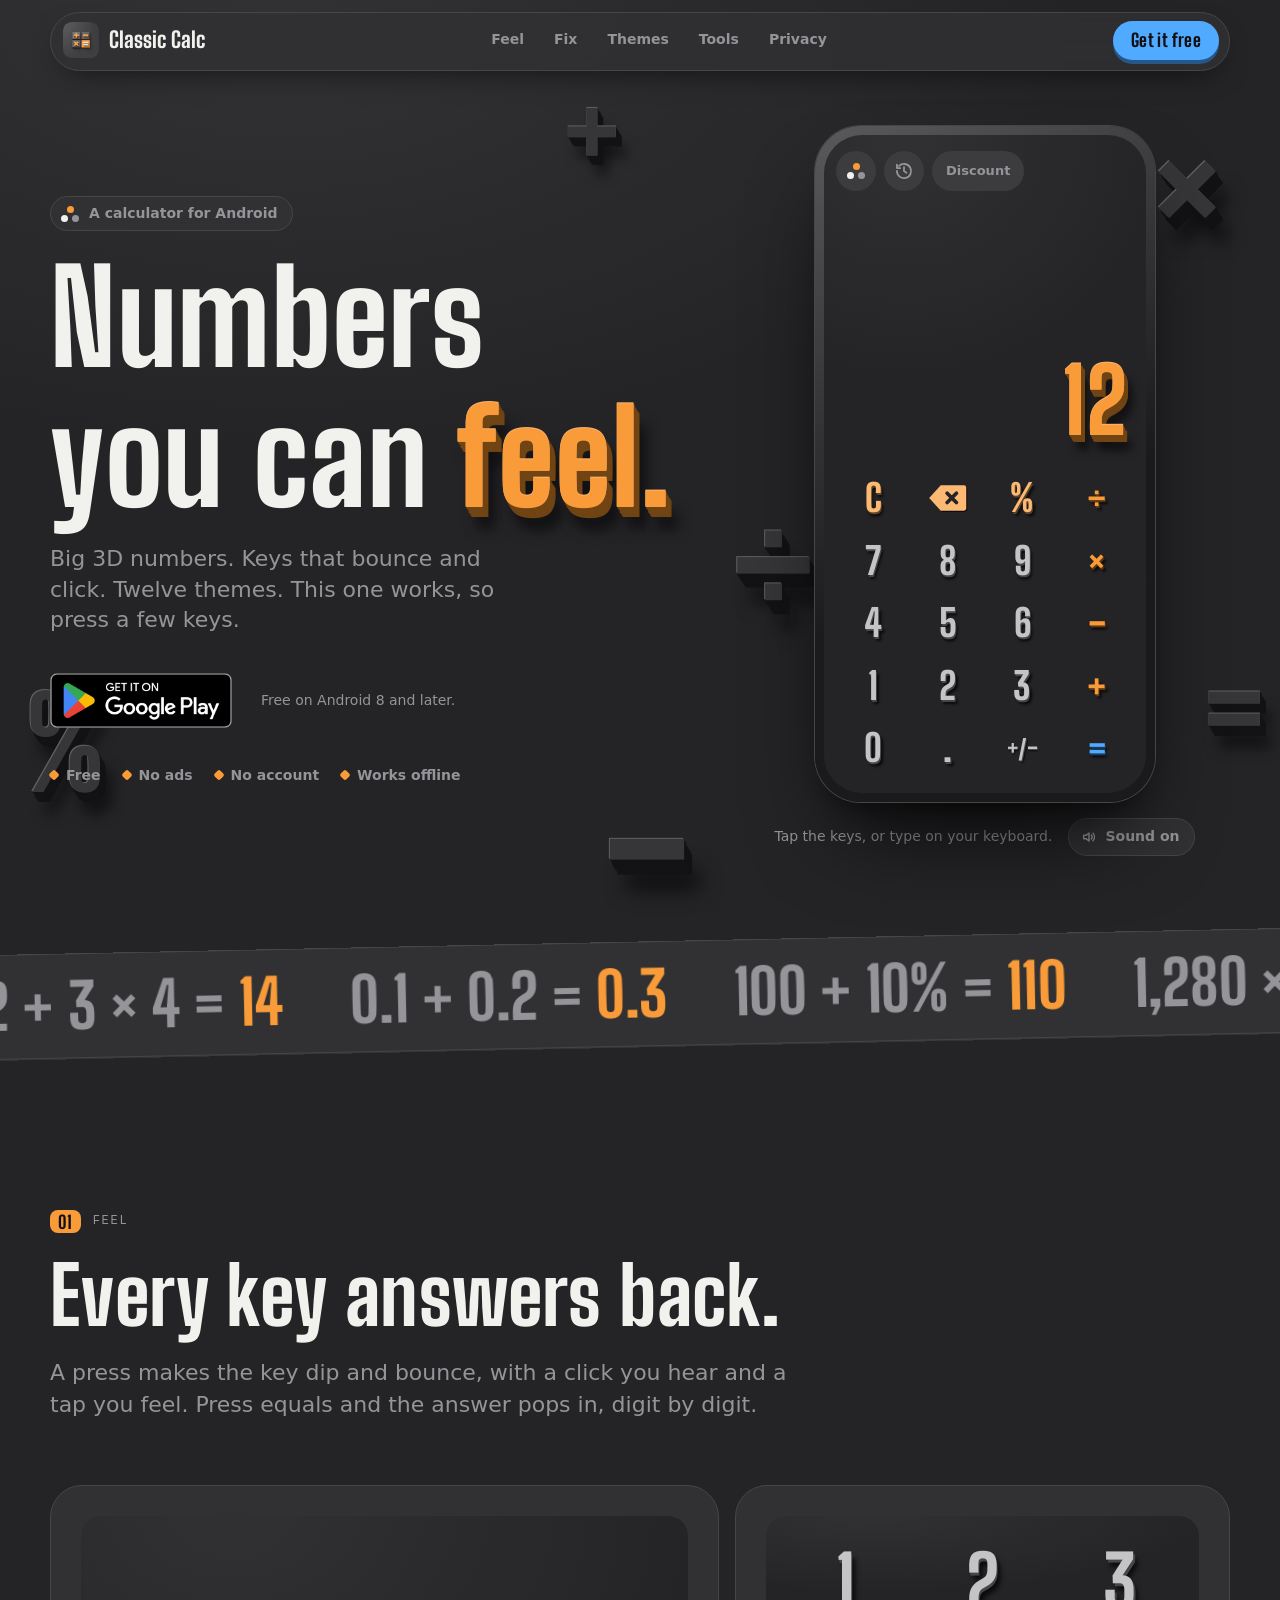
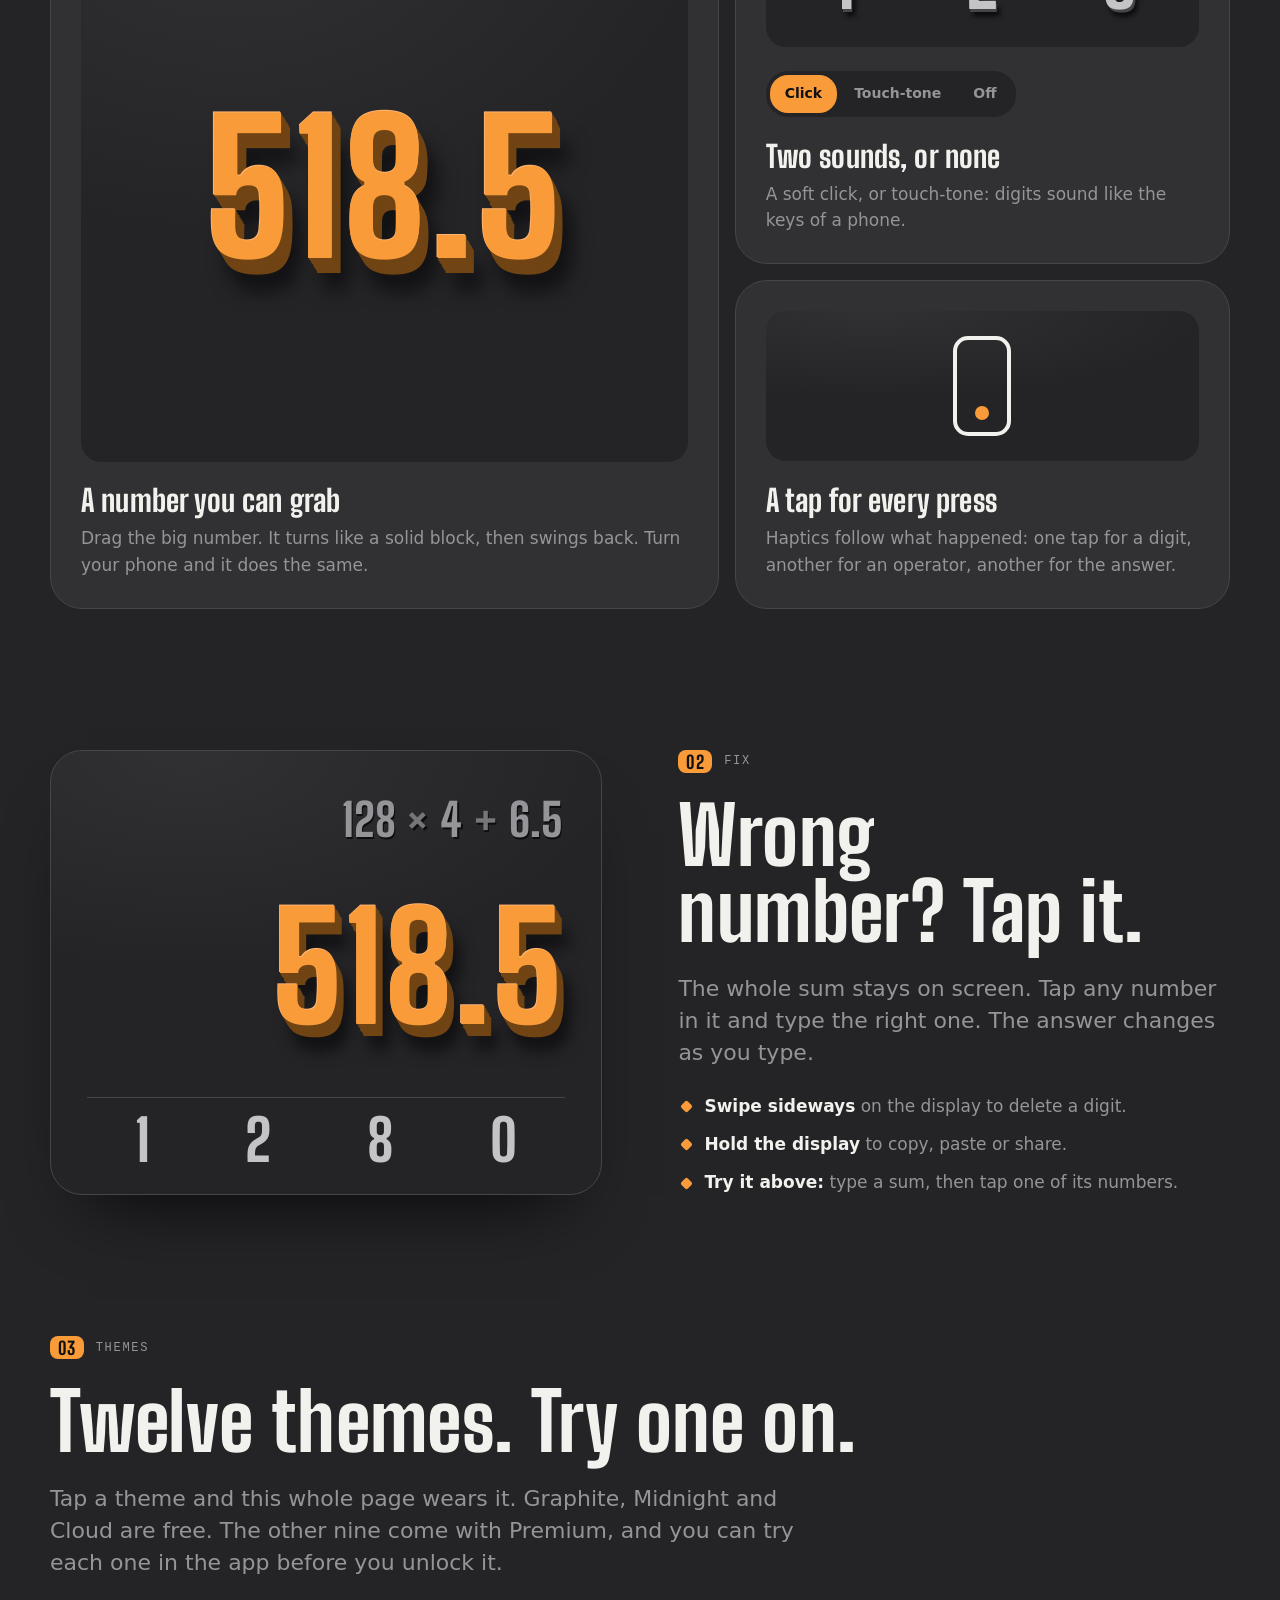
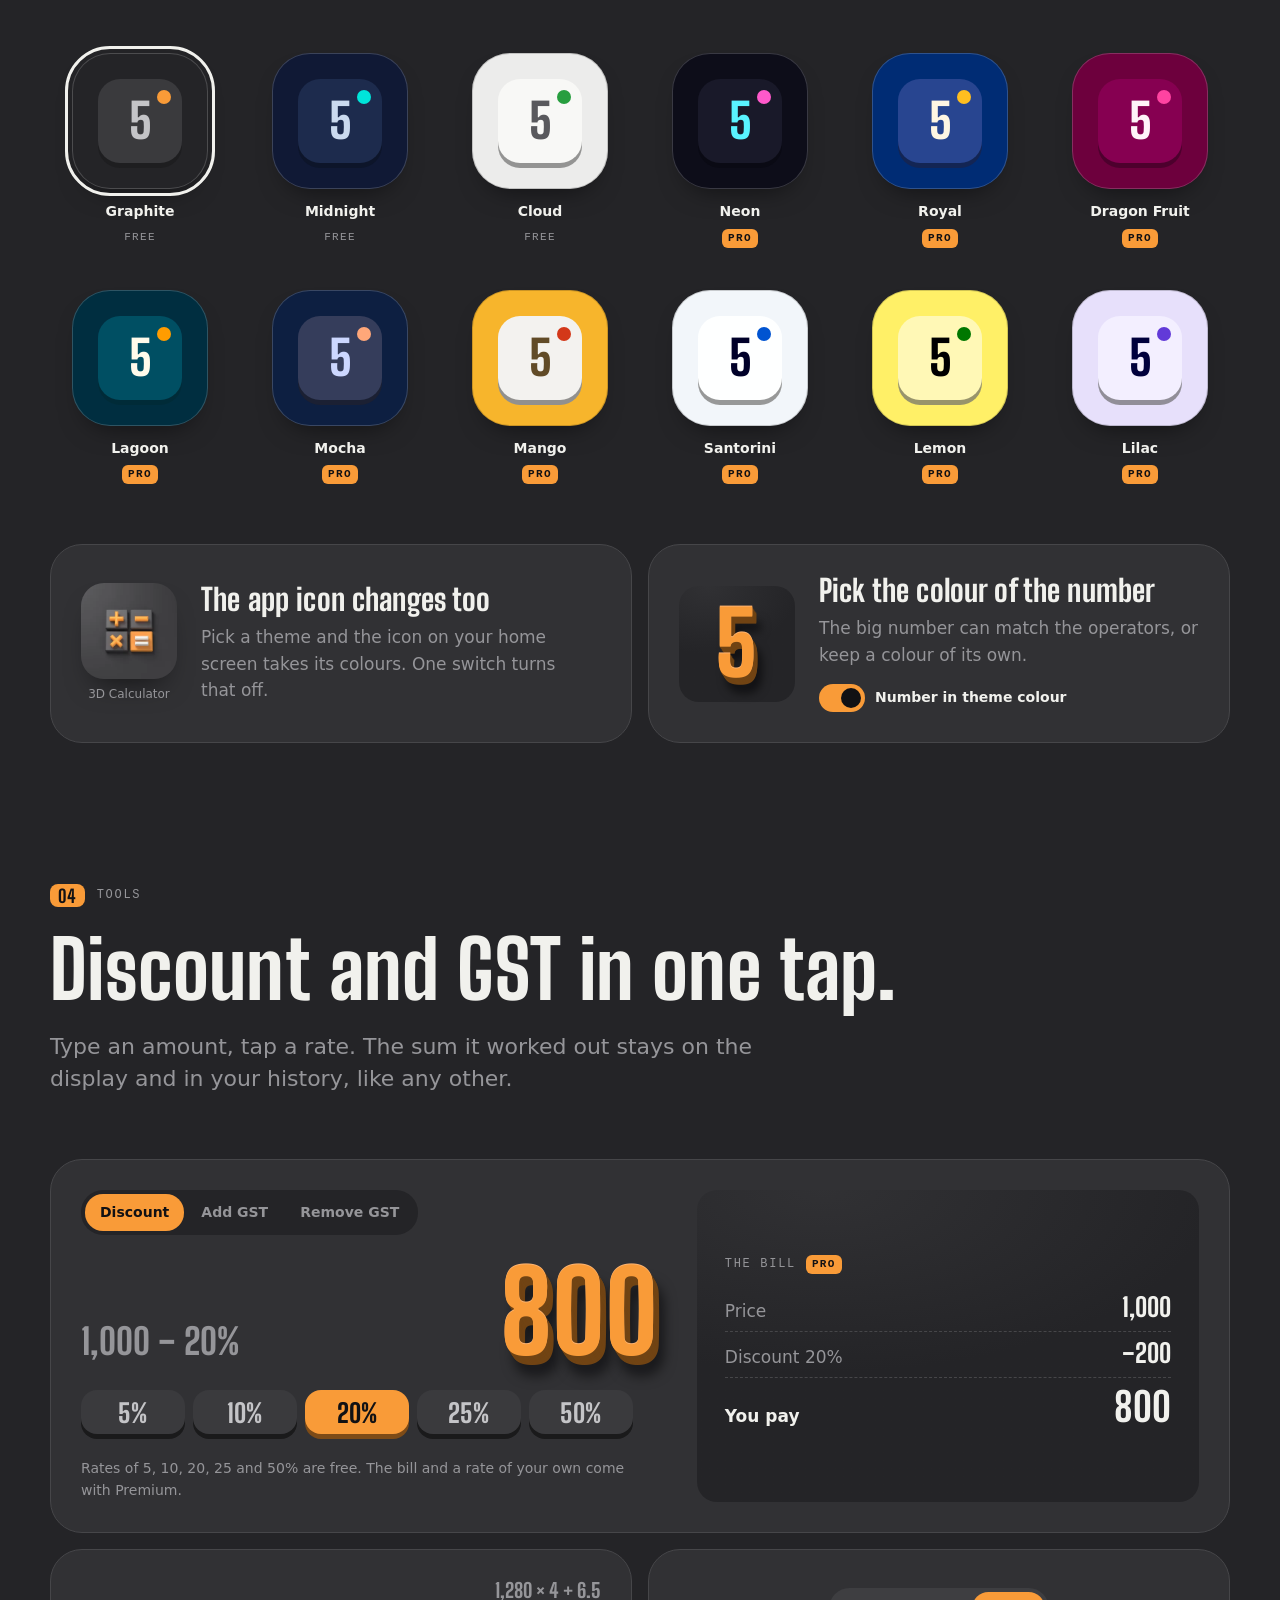
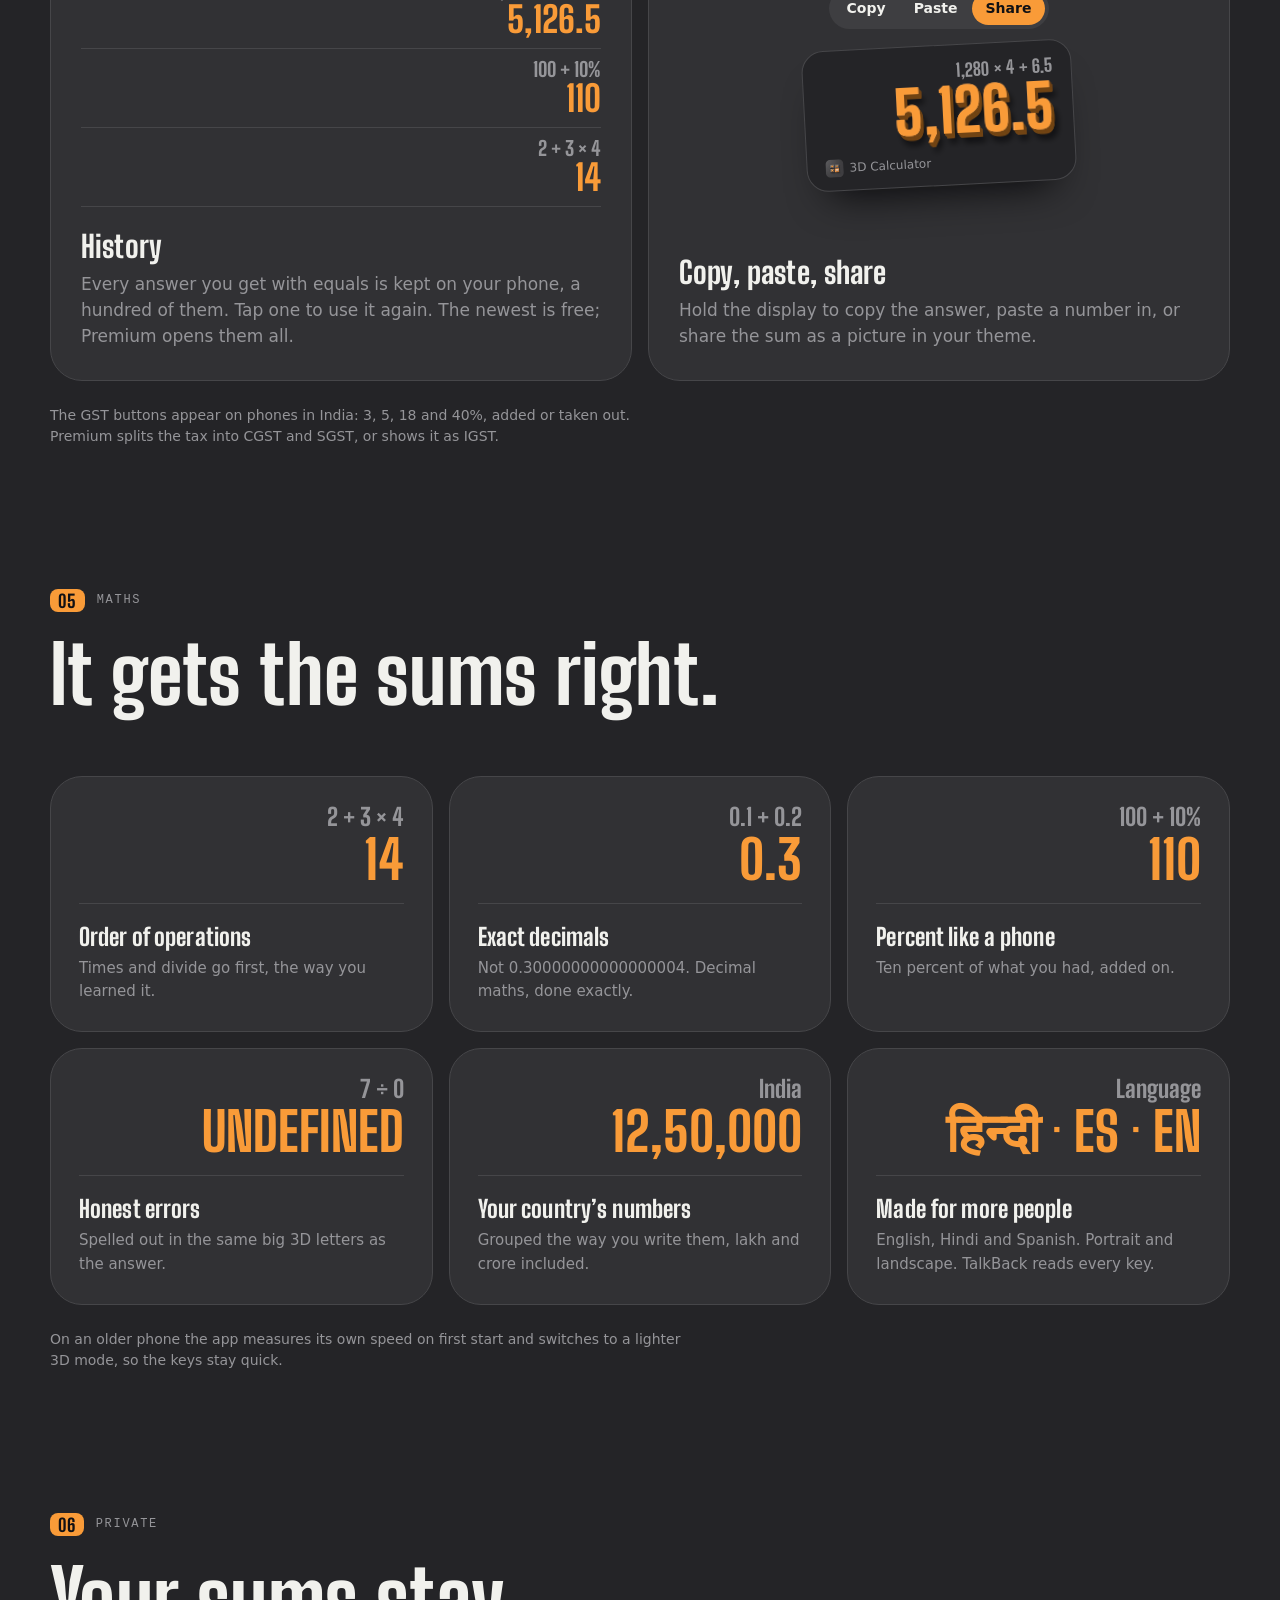
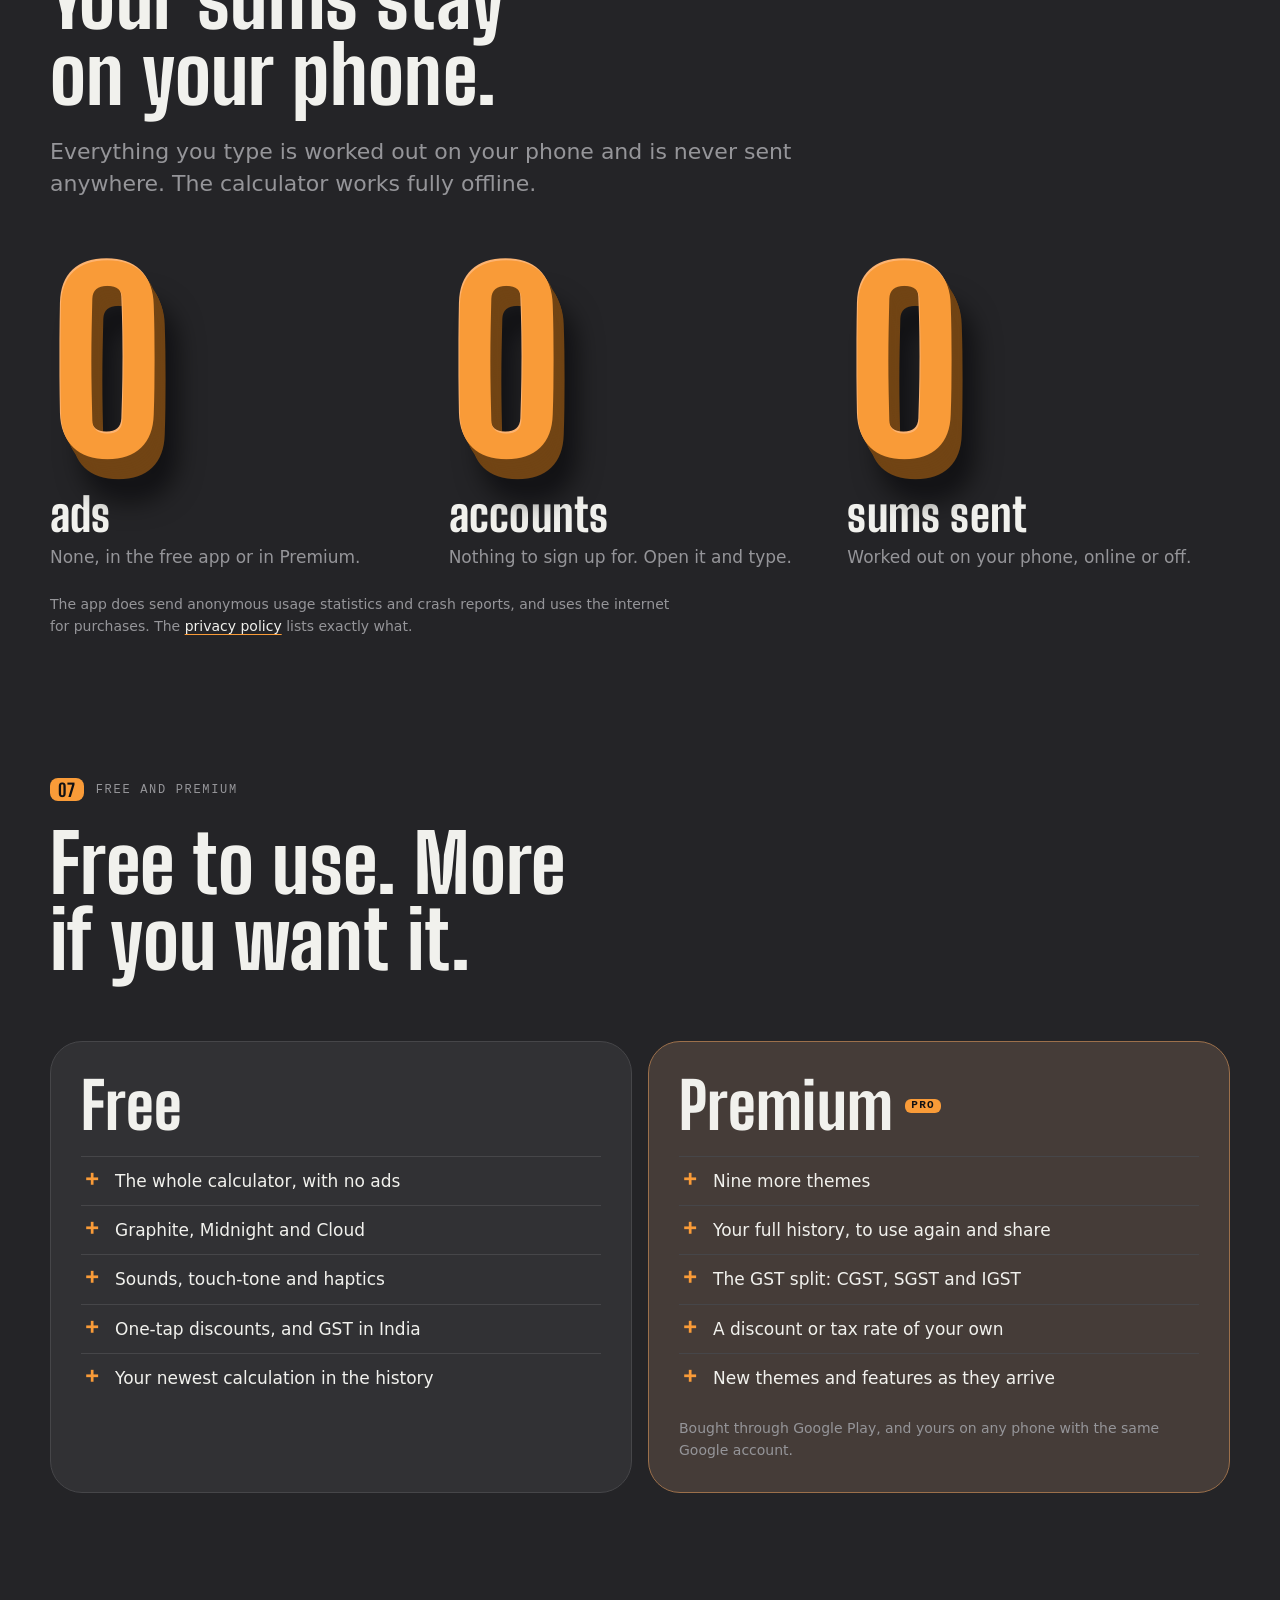
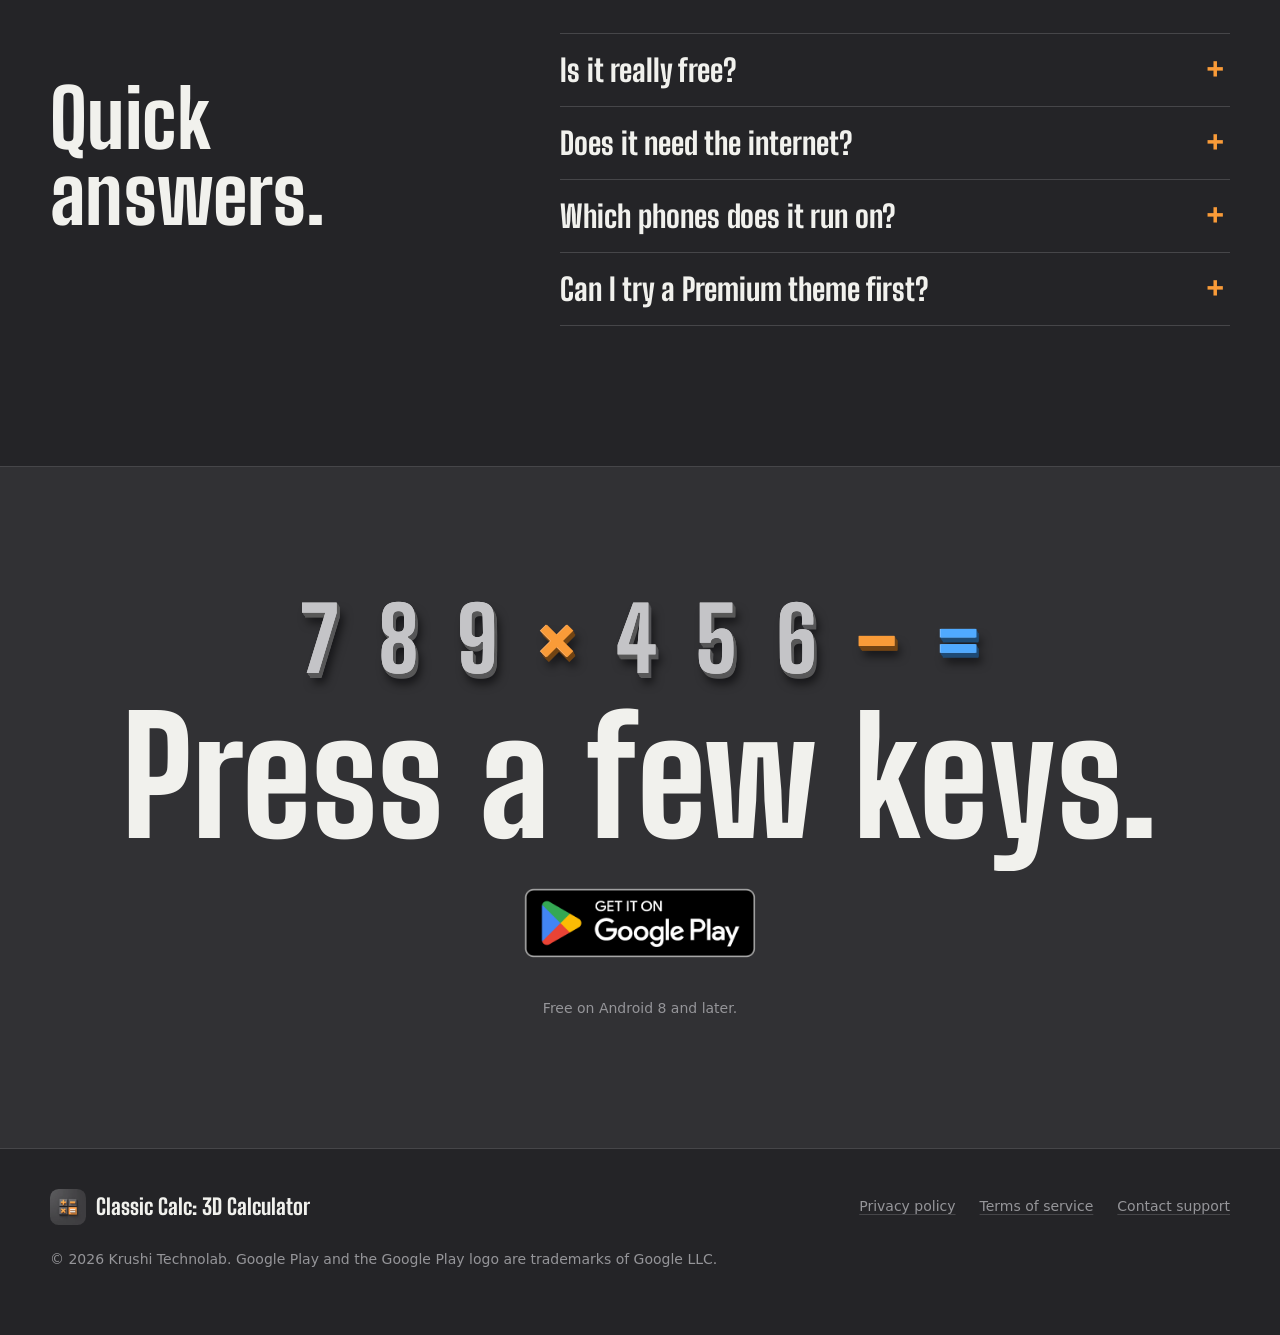
<file: index.html>
<!doctype html>
<html lang="en" data-theme="graphite">
<head>
  <meta charset="utf-8">
  <meta name="viewport" content="width=device-width, initial-scale=1">
  <title>Classic Calc: 3D Calculator</title>
  <meta name="description" content="A calculator for Android with big 3D numbers and keys that bounce and click. Twelve themes, one-tap discounts and GST, and a history of your sums.">
  <meta name="theme-color" content="#242427">
  <meta property="og:type" content="website">
  <meta property="og:title" content="Classic Calc: 3D Calculator">
  <meta property="og:description" content="Numbers you can feel. Big 3D numbers, bouncy keys and twelve themes for Android.">
  <meta property="og:image" content="assets/icon-512.png">
  <link rel="icon" type="image/png" href="assets/icon-192.png">
  <link rel="apple-touch-icon" href="assets/icon-512.png">
  <link rel="preload" href="fonts/BigShouldersDisplay-ExtraBold.ttf" as="font" type="font/ttf" crossorigin>
  <script>
    /* Before the first paint: the theme chosen last time, and the mark that scripts run. */
    (function (d) {
      d.classList.add("js");
      try {
        var t = localStorage.getItem("theme"), n = localStorage.getItem("num");
        if (t) d.dataset.theme = t;
        if (n === "plain") d.dataset.num = "plain";
      } catch (e) {}
    })(document.documentElement);
  </script>
  <link rel="stylesheet" href="css/tokens.css">
  <link rel="stylesheet" href="css/base.css">
  <link rel="stylesheet" href="css/site.css">
</head>
<body>
  <a class="skip" href="#main">Skip to content</a>

  <header class="nav" data-nav>
    <div class="nav-bar">
      <a class="brand" href="./" aria-label="Classic Calc: 3D Calculator, home">
        <img data-app-icon src="assets/icons/graphite.webp" alt="" width="36" height="36">
        <span>Classic Calc</span>
      </a>
      <nav aria-label="Main">
        <ul class="nav-links">
          <li><a href="#feel">Feel</a></li>
          <li><a href="#fix">Fix</a></li>
          <li><a href="#themes">Themes</a></li>
          <li><a href="#tools">Tools</a></li>
          <li><a href="#private">Privacy</a></li>
        </ul>
      </nav>
      <a class="btn" href="https://play.google.com/store/apps/details?id=com.classic3dcalculator.app">Get it free</a>
      <div class="nav-progress" aria-hidden="true"><i data-progress></i></div>
    </div>
  </header>

  <main id="main">
    <!-- Hero: the calculator itself, working -->
    <section class="hero" data-hero aria-labelledby="hero-title">
      <div class="glyph-field" aria-hidden="true">
        <span style="--x:57%;--y:52%;--s:1.2;--z:.9;--t:9s">÷</span>
        <span style="--x:44%;--y:8%;--s:.8;--z:.4;--t:12s">+</span>
        <span style="--x:90%;--y:12%;--s:1.1;--z:.7;--t:10s">×</span>
        <span style="--x:2%;--y:74%;--s:.9;--z:.5;--t:13s">%</span>
        <span style="--x:47%;--y:82%;--s:1.3;--z:1;--t:11s">−</span>
        <span style="--x:94%;--y:70%;--s:.9;--z:.6;--t:14s">=</span>
      </div>

      <div class="container hero-grid">
        <div class="hero-copy">
          <p class="pill"><span class="dots" aria-hidden="true"><i></i><i></i><i></i></span>A calculator for Android</p>
          <h1 id="hero-title" data-letters>Numbers you can <em>feel.</em></h1>
          <p class="lead">Big 3D numbers. Keys that bounce and click. Twelve themes. This one works, so press a few keys.</p>
          <div class="cta">
            <a class="play-badge" href="https://play.google.com/store/apps/details?id=com.classic3dcalculator.app">
              <img src="assets/google-play-badge.png" alt="Get it on Google Play" width="646" height="250">
            </a>
            <p class="fine">Free on Android 8 and later.</p>
          </div>
          <ul class="trust">
            <li>Free</li>
            <li>No ads</li>
            <li>No account</li>
            <li>Works offline</li>
          </ul>
        </div>

        <div class="hero-stage">
          <div class="phone" data-calc>
            <div class="phone-screen">
              <div class="phone-top">
                <button class="top-btn" type="button" data-next-theme aria-label="Next theme">
                  <span class="dots" aria-hidden="true"><i></i><i></i><i></i></span>
                </button>
                <a class="top-btn" href="#tools" aria-label="History, in the tools section">
                  <svg viewBox="0 0 24 24" width="20" height="20" fill="none" stroke="currentColor" stroke-width="2.2" stroke-linecap="round" stroke-linejoin="round" aria-hidden="true"><path d="M3.5 12a8.5 8.5 0 1 0 2.6-6.1"/><path d="M3.5 4.5v4h4"/><path d="M12 7.5V12l3 2"/></svg>
                </a>
                <a class="top-btn top-btn-text" href="#tools">Discount</a>
              </div>

              <div class="display" data-display>
                <div class="equation" data-equation></div>
                <div class="bignum-box">
                  <div class="burst" data-burst aria-hidden="true"></div>
                  <div class="bignum" data-bignum aria-hidden="true"><span class="d">0</span></div>
                </div>
                <p class="visually-hidden" role="status" data-spoken></p>
              </div>

              <div class="keys" role="group" aria-label="Calculator keys">
                <button type="button" class="key k-fn" data-key="C" aria-label="Clear"><span>C</span></button>
                <button type="button" class="key k-fn" data-key="back" aria-label="Delete"><span><svg viewBox="0 0 34 24" aria-hidden="true"><path fill="currentColor" d="M11 1h20a2 2 0 0 1 2 2v18a2 2 0 0 1-2 2H11L1 12Z"/><path stroke="var(--plate)" stroke-width="3.2" stroke-linecap="round" d="m16.5 8 8 8m0-8-8 8"/></svg></span></button>
                <button type="button" class="key k-fn" data-key="%" aria-label="Percent"><span>%</span></button>
                <button type="button" class="key k-op" data-key="/" aria-label="Divided by"><span>÷</span></button>
                <button type="button" class="key" data-key="7"><span>7</span></button>
                <button type="button" class="key" data-key="8"><span>8</span></button>
                <button type="button" class="key" data-key="9"><span>9</span></button>
                <button type="button" class="key k-op" data-key="*" aria-label="Times"><span>×</span></button>
                <button type="button" class="key" data-key="4"><span>4</span></button>
                <button type="button" class="key" data-key="5"><span>5</span></button>
                <button type="button" class="key" data-key="6"><span>6</span></button>
                <button type="button" class="key k-op" data-key="-" aria-label="Minus"><span>−</span></button>
                <button type="button" class="key" data-key="1"><span>1</span></button>
                <button type="button" class="key" data-key="2"><span>2</span></button>
                <button type="button" class="key" data-key="3"><span>3</span></button>
                <button type="button" class="key k-op" data-key="+" aria-label="Plus"><span>+</span></button>
                <button type="button" class="key" data-key="0"><span>0</span></button>
                <button type="button" class="key" data-key="." aria-label="Point"><span>.</span></button>
                <button type="button" class="key k-sign" data-key="neg" aria-label="Plus or minus"><span>+/−</span></button>
                <button type="button" class="key k-eq" data-key="=" aria-label="Equals"><span>=</span></button>
              </div>
            </div>
          </div>

          <div class="stage-bar">
            <p class="stage-hint">Tap the keys<span class="kbd-hint">, or type on your keyboard</span>.</p>
            <button class="chip-btn" type="button" data-sound-toggle aria-pressed="true">
              <svg viewBox="0 0 24 24" width="16" height="16" fill="none" stroke="currentColor" stroke-width="2.2" stroke-linecap="round" stroke-linejoin="round" aria-hidden="true"><path d="M4 9.5v5h3.5L12 18V6L7.5 9.5Z"/><path class="wave" d="M15.5 9a4.2 4.2 0 0 1 0 6M18 6.5a8 8 0 0 1 0 11"/></svg>
              <span data-sound-label>Sound on</span>
            </button>
          </div>
        </div>
      </div>
    </section>

    <!-- Ticker: sums the app gets right -->
    <div class="ticker" aria-hidden="true">
      <div class="ticker-track" data-ticker>
        <span>2 + 3 × 4 = <b>14</b></span>
        <span>0.1 + 0.2 = <b>0.3</b></span>
        <span>100 + 10% = <b>110</b></span>
        <span>1,280 × 4 + 6.5 = <b>5,126.5</b></span>
        <span>7 ÷ 0 = <b>UNDEFINED</b></span>
        <span>1,000 − 20% = <b>800</b></span>
      </div>
    </div>

    <!-- 01 Feel -->
    <section class="section" id="feel" aria-labelledby="feel-title">
      <div class="container">
        <header class="section-head">
          <p class="eyebrow" data-reveal><b>01</b>Feel</p>
          <h2 id="feel-title" data-words>Every key answers back.</h2>
          <p class="section-lead" data-reveal>A press makes the key dip and bounce, with a click you hear and a tap you feel. Press equals and the answer pops in, digit by digit.</p>
        </header>

        <div class="feel-grid">
          <article class="card card-grab" data-reveal>
            <div class="grab-stage" data-grab>
              <div class="bignum bignum-xl" data-grab-num aria-hidden="true"><span class="d">5</span><span class="d">1</span><span class="d">8</span><span class="d">.</span><span class="d">5</span></div>
            </div>
            <div class="card-copy">
              <h3>A number you can grab</h3>
              <p>Drag the big number. It turns like a solid block, then swings back. Turn your phone and it does the same.</p>
            </div>
          </article>

          <article class="card" data-reveal style="--d:1">
            <div class="tone-pad" role="group" aria-label="Keys to try the sound with">
              <button type="button" class="key" data-tone-key="1"><span>1</span></button>
              <button type="button" class="key" data-tone-key="2"><span>2</span></button>
              <button type="button" class="key" data-tone-key="3"><span>3</span></button>
            </div>
            <div class="seg" role="group" aria-label="Sound">
              <button type="button" data-sound-mode="click" aria-pressed="true">Click</button>
              <button type="button" data-sound-mode="tone" aria-pressed="false">Touch-tone</button>
              <button type="button" data-sound-mode="off" aria-pressed="false">Off</button>
            </div>
            <div class="card-copy">
              <h3>Two sounds, or none</h3>
              <p>A soft click, or touch-tone: digits sound like the keys of a phone.</p>
            </div>
          </article>

          <article class="card" data-reveal style="--d:2">
            <div class="haptic-demo" aria-hidden="true">
              <span class="haptic-phone"><i></i></span>
            </div>
            <div class="card-copy">
              <h3>A tap for every press</h3>
              <p>Haptics follow what happened: one tap for a digit, another for an operator, another for the answer.<span data-vibrate-note hidden> This page buzzes too, on the calculator above.</span></p>
            </div>
          </article>
        </div>
      </div>
    </section>

    <!-- 02 Fix -->
    <section class="section" id="fix" aria-labelledby="fix-title">
      <div class="container split">
        <div class="split-demo" data-reveal>
          <div class="screen" data-fix aria-hidden="true">
            <div class="equation"><span class="tok" data-fix-num>128</span><span class="op">×</span><span class="tok">4</span><span class="op">+</span><span class="tok">6.5</span></div>
            <div class="bignum" data-fix-answer><span class="d">5</span><span class="d">1</span><span class="d">8</span><span class="d">.</span><span class="d">5</span></div>
            <span class="finger"></span>
            <div class="fix-keys"><i data-fix-key="1">1</i><i data-fix-key="2">2</i><i data-fix-key="8">8</i><i data-fix-key="0">0</i></div>
          </div>
        </div>
        <div class="split-copy">
          <p class="eyebrow" data-reveal><b>02</b>Fix</p>
          <h2 id="fix-title" data-words>Wrong number? Tap it.</h2>
          <p class="section-lead" data-reveal>The whole sum stays on screen. Tap any number in it and type the right one. The answer changes as you type.</p>
          <ul class="points" data-reveal>
            <li><b>Swipe sideways</b> on the display to delete a digit.</li>
            <li><b>Hold the display</b> to copy, paste or share.</li>
            <li><b>Try it above:</b> type a sum, then tap one of its numbers.</li>
          </ul>
        </div>
      </div>
    </section>

    <!-- 03 Themes -->
    <section class="section" id="themes" aria-labelledby="themes-title">
      <div class="container">
        <header class="section-head">
          <p class="eyebrow" data-reveal><b>03</b>Themes</p>
          <h2 id="themes-title" data-words>Twelve themes. Try one on.</h2>
          <p class="section-lead" data-reveal>Tap a theme and this whole page wears it. Graphite, Midnight and Cloud are free. The other nine come with Premium, and you can try each one in the app before you unlock it.</p>
        </header>

        <ul class="swatches" data-swatches>
          <li data-reveal style="--d:0"><button type="button" class="swatch" data-set-theme="graphite" aria-pressed="true"><span class="swatch-face" data-theme="graphite"><span class="swatch-key">5<i></i></span></span><span class="swatch-name">Graphite</span><span class="swatch-tier">Free</span></button></li>
          <li data-reveal style="--d:1"><button type="button" class="swatch" data-set-theme="midnight" aria-pressed="false"><span class="swatch-face" data-theme="midnight"><span class="swatch-key">5<i></i></span></span><span class="swatch-name">Midnight</span><span class="swatch-tier">Free</span></button></li>
          <li data-reveal style="--d:2"><button type="button" class="swatch" data-set-theme="cloud" aria-pressed="false"><span class="swatch-face" data-theme="cloud"><span class="swatch-key">5<i></i></span></span><span class="swatch-name">Cloud</span><span class="swatch-tier">Free</span></button></li>
          <li data-reveal style="--d:3"><button type="button" class="swatch" data-set-theme="neon" aria-pressed="false"><span class="swatch-face" data-theme="neon"><span class="swatch-key">5<i></i></span></span><span class="swatch-name">Neon</span><span class="swatch-tier pro">Pro</span></button></li>
          <li data-reveal style="--d:4"><button type="button" class="swatch" data-set-theme="royal" aria-pressed="false"><span class="swatch-face" data-theme="royal"><span class="swatch-key">5<i></i></span></span><span class="swatch-name">Royal</span><span class="swatch-tier pro">Pro</span></button></li>
          <li data-reveal style="--d:5"><button type="button" class="swatch" data-set-theme="dragonfruit" aria-pressed="false"><span class="swatch-face" data-theme="dragonfruit"><span class="swatch-key">5<i></i></span></span><span class="swatch-name">Dragon Fruit</span><span class="swatch-tier pro">Pro</span></button></li>
          <li data-reveal style="--d:6"><button type="button" class="swatch" data-set-theme="lagoon" aria-pressed="false"><span class="swatch-face" data-theme="lagoon"><span class="swatch-key">5<i></i></span></span><span class="swatch-name">Lagoon</span><span class="swatch-tier pro">Pro</span></button></li>
          <li data-reveal style="--d:7"><button type="button" class="swatch" data-set-theme="mocha" aria-pressed="false"><span class="swatch-face" data-theme="mocha"><span class="swatch-key">5<i></i></span></span><span class="swatch-name">Mocha</span><span class="swatch-tier pro">Pro</span></button></li>
          <li data-reveal style="--d:8"><button type="button" class="swatch" data-set-theme="mango" aria-pressed="false"><span class="swatch-face" data-theme="mango"><span class="swatch-key">5<i></i></span></span><span class="swatch-name">Mango</span><span class="swatch-tier pro">Pro</span></button></li>
          <li data-reveal style="--d:9"><button type="button" class="swatch" data-set-theme="santorini" aria-pressed="false"><span class="swatch-face" data-theme="santorini"><span class="swatch-key">5<i></i></span></span><span class="swatch-name">Santorini</span><span class="swatch-tier pro">Pro</span></button></li>
          <li data-reveal style="--d:10"><button type="button" class="swatch" data-set-theme="lemon" aria-pressed="false"><span class="swatch-face" data-theme="lemon"><span class="swatch-key">5<i></i></span></span><span class="swatch-name">Lemon</span><span class="swatch-tier pro">Pro</span></button></li>
          <li data-reveal style="--d:11"><button type="button" class="swatch" data-set-theme="lilac" aria-pressed="false"><span class="swatch-face" data-theme="lilac"><span class="swatch-key">5<i></i></span></span><span class="swatch-name">Lilac</span><span class="swatch-tier pro">Pro</span></button></li>
        </ul>

        <div class="theme-extras">
          <article class="card card-row" data-reveal>
            <div class="icon-home" aria-hidden="true">
              <img data-app-icon src="assets/icons/graphite.webp" alt="" width="96" height="96" loading="lazy">
              <span>3D Calculator</span>
            </div>
            <div class="card-copy">
              <h3>The app icon changes too</h3>
              <p>Pick a theme and the icon on your home screen takes its colours. One switch turns that off.</p>
            </div>
          </article>

          <article class="card card-row" data-reveal style="--d:1">
            <div class="num-demo" aria-hidden="true"><div class="bignum"><span class="d">5</span></div></div>
            <div class="card-copy">
              <h3>Pick the colour of the number</h3>
              <p>The big number can match the operators, or keep a colour of its own.</p>
              <button class="switch" type="button" role="switch" aria-checked="true" data-num-switch><span class="switch-track"><i></i></span>Number in theme colour</button>
            </div>
          </article>
        </div>
      </div>
    </section>

    <!-- 04 Tools -->
    <section class="section" id="tools" aria-labelledby="tools-title">
      <div class="container">
        <header class="section-head">
          <p class="eyebrow" data-reveal><b>04</b>Tools</p>
          <h2 id="tools-title" data-words>Discount and GST in one tap.</h2>
          <p class="section-lead" data-reveal>Type an amount, tap a rate. The sum it worked out stays on the display and in your history, like any other.</p>
        </header>

        <div class="tools-grid">
          <article class="card card-quick" data-reveal data-quick>
            <div class="quick-main">
              <div class="seg" role="group" aria-label="What to work out">
                <button type="button" data-quick-kind="discount" aria-pressed="true">Discount</button>
                <button type="button" data-quick-kind="add" aria-pressed="false">Add GST</button>
                <button type="button" data-quick-kind="remove" aria-pressed="false">Remove GST</button>
              </div>
              <p class="quick-amount"><span data-quick-equation>1,000 − 20%</span><b class="num" data-quick-total>800</b></p>
              <div class="rates" data-quick-rates role="group" aria-label="Rate"></div>
              <p class="quick-note" data-quick-note>Rates of 5, 10, 20, 25 and 50% are free. The bill and a rate of your own come with Premium.</p>
            </div>
            <div class="bill-tray">
              <p class="bill-head">The bill <span class="swatch-tier pro">Pro</span></p>
              <dl class="bill" data-quick-bill>
                <div><dt>Price</dt><dd class="num">1,000</dd></div>
                <div><dt>Discount 20%</dt><dd class="num">−200</dd></div>
                <div class="bill-total"><dt>You pay</dt><dd class="num">800</dd></div>
              </dl>
            </div>
          </article>

          <article class="card" data-reveal style="--d:1">
            <ol class="history" data-history>
              <li><span>1,280 × 4 + 6.5</span><b class="num">5,126.5</b></li>
              <li><span>100 + 10%</span><b class="num">110</b></li>
              <li><span>2 + 3 × 4</span><b class="num">14</b></li>
            </ol>
            <div class="card-copy">
              <h3>History</h3>
              <p>Every answer you get with equals is kept on your phone, a hundred of them. Tap one to use it again. The newest is free; Premium opens them all.</p>
            </div>
          </article>

          <article class="card" data-reveal style="--d:2">
            <div class="share-demo" aria-hidden="true">
              <div class="menu-pill"><span>Copy</span><span>Paste</span><span>Share</span></div>
              <div class="share-card">
                <span class="share-eq">1,280 × 4 + 6.5</span>
                <div class="bignum"><span class="d">5</span><span class="d">,</span><span class="d">1</span><span class="d">2</span><span class="d">6</span><span class="d">.</span><span class="d">5</span></div>
                <span class="share-foot"><img data-app-icon src="assets/icons/graphite.webp" alt="" width="18" height="18" loading="lazy">3D Calculator</span>
              </div>
            </div>
            <div class="card-copy">
              <h3>Copy, paste, share</h3>
              <p>Hold the display to copy the answer, paste a number in, or share the sum as a picture in your theme.</p>
            </div>
          </article>
        </div>
        <p class="footnote" data-reveal>The GST buttons appear on phones in India: 3, 5, 18 and 40%, added or taken out. Premium splits the tax into CGST and SGST, or shows it as IGST.</p>
      </div>
    </section>

    <!-- 05 Maths -->
    <section class="section" id="maths" aria-labelledby="maths-title">
      <div class="container">
        <header class="section-head">
          <p class="eyebrow" data-reveal><b>05</b>Maths</p>
          <h2 id="maths-title" data-words>It gets the sums right.</h2>
        </header>
        <ul class="proofs">
          <li class="proof" data-reveal style="--d:0"><p class="proof-sum"><span>2 + 3 × 4</span><b>14</b></p><h3>Order of operations</h3><p>Times and divide go first, the way you learned it.</p></li>
          <li class="proof" data-reveal style="--d:1"><p class="proof-sum"><span>0.1 + 0.2</span><b>0.3</b></p><h3>Exact decimals</h3><p>Not 0.30000000000000004. Decimal maths, done exactly.</p></li>
          <li class="proof" data-reveal style="--d:2"><p class="proof-sum"><span>100 + 10%</span><b>110</b></p><h3>Percent like a phone</h3><p>Ten percent of what you had, added on.</p></li>
          <li class="proof" data-reveal style="--d:3"><p class="proof-sum"><span>7 ÷ 0</span><b>UNDEFINED</b></p><h3>Honest errors</h3><p>Spelled out in the same big 3D letters as the answer.</p></li>
          <li class="proof" data-reveal style="--d:4"><p class="proof-sum"><span>India</span><b>12,50,000</b></p><h3>Your country’s numbers</h3><p>Grouped the way you write them, lakh and crore included.</p></li>
          <li class="proof" data-reveal style="--d:5"><p class="proof-sum"><span>Language</span><b>हिन्दी · ES · EN</b></p><h3>Made for more people</h3><p>English, Hindi and Spanish. Portrait and landscape. TalkBack reads every key.</p></li>
        </ul>
        <p class="footnote" data-reveal>On an older phone the app measures its own speed on first start and switches to a lighter 3D mode, so the keys stay quick.</p>
      </div>
    </section>

    <!-- 06 Private -->
    <section class="section" id="private" aria-labelledby="private-title">
      <div class="container">
        <header class="section-head">
          <p class="eyebrow" data-reveal><b>06</b>Private</p>
          <h2 id="private-title" data-words>Your sums stay on your phone.</h2>
          <p class="section-lead" data-reveal>Everything you type is worked out on your phone and is never sent anywhere. The calculator works fully offline.</p>
        </header>
        <ul class="zeros">
          <li data-reveal style="--d:0"><div class="bignum" aria-hidden="true"><span class="d">0</span></div><h3>ads</h3><p>None, in the free app or in Premium.</p></li>
          <li data-reveal style="--d:1"><div class="bignum" aria-hidden="true"><span class="d">0</span></div><h3>accounts</h3><p>Nothing to sign up for. Open it and type.</p></li>
          <li data-reveal style="--d:2"><div class="bignum" aria-hidden="true"><span class="d">0</span></div><h3>sums sent</h3><p>Worked out on your phone, online or off.</p></li>
        </ul>
        <p class="footnote" data-reveal>The app does send anonymous usage statistics and crash reports, and uses the internet for purchases. The <a href="privacy.html">privacy policy</a> lists exactly what.</p>
      </div>
    </section>

    <!-- Free and Premium -->
    <section class="section" id="premium" aria-labelledby="premium-title">
      <div class="container">
        <header class="section-head">
          <p class="eyebrow" data-reveal><b>07</b>Free and Premium</p>
          <h2 id="premium-title" data-words>Free to use. More if you want it.</h2>
        </header>
        <div class="plans">
          <article class="card plan" data-reveal>
            <h3>Free</h3>
            <ul class="ticks">
              <li>The whole calculator, with no ads</li>
              <li>Graphite, Midnight and Cloud</li>
              <li>Sounds, touch-tone and haptics</li>
              <li>One-tap discounts, and GST in India</li>
              <li>Your newest calculation in the history</li>
            </ul>
          </article>
          <article class="card plan plan-pro" data-reveal style="--d:1">
            <h3>Premium <span class="swatch-tier pro">Pro</span></h3>
            <ul class="ticks">
              <li>Nine more themes</li>
              <li>Your full history, to use again and share</li>
              <li>The GST split: CGST, SGST and IGST</li>
              <li>A discount or tax rate of your own</li>
              <li>New themes and features as they arrive</li>
            </ul>
            <p class="plan-note">Bought through Google Play, and yours on any phone with the same Google account.</p>
          </article>
        </div>
      </div>
    </section>

    <!-- Questions -->
    <section class="section" id="faq" aria-labelledby="faq-title">
      <div class="container faq-wrap">
        <header class="section-head">
          <p class="eyebrow" data-reveal><b>08</b>Questions</p>
          <h2 id="faq-title" data-words>Quick answers.</h2>
        </header>
        <div class="faq" data-reveal>
          <details>
            <summary>Is it really free?</summary>
            <p>Yes. The calculator, three themes, the sounds and the quick discounts are free, with no ads. Premium adds nine themes, the full history and the GST tools.</p>
          </details>
          <details>
            <summary>Does it need the internet?</summary>
            <p>No. Sums work offline. The internet is only used to show prices, to buy or restore Premium, and to send anonymous statistics and crash reports.</p>
          </details>
          <details>
            <summary>Which phones does it run on?</summary>
            <p>Android 8 and later. Slower phones get a lighter 3D mode automatically.</p>
          </details>
          <details>
            <summary>Can I try a Premium theme first?</summary>
            <p>Yes. Tap any theme in the app to see it on your calculator. Unlock Premium to keep it.</p>
          </details>
        </div>
      </div>
    </section>

    <!-- Closing -->
    <section class="closing" id="get" aria-labelledby="get-title">
      <div class="container">
        <div class="closing-keys" aria-hidden="true"><span>7</span><span>8</span><span>9</span><span class="op">×</span><span>4</span><span>5</span><span>6</span><span class="op">−</span><span class="eq">=</span></div>
        <h2 id="get-title" data-words>Press a few keys.</h2>
        <a class="play-badge play-badge-lg" href="https://play.google.com/store/apps/details?id=com.classic3dcalculator.app" data-reveal>
          <img src="assets/google-play-badge.png" alt="Get it on Google Play" width="646" height="250" loading="lazy">
        </a>
        <p class="fine" data-reveal>Free on Android 8 and later.</p>
      </div>
    </section>
  </main>

  <footer class="site-footer">
    <div class="container">
      <div class="footer-row">
        <a class="brand" href="./">
          <img data-app-icon src="assets/icons/graphite.webp" alt="" width="32" height="32" loading="lazy">
          <span>Classic Calc: 3D Calculator</span>
        </a>
        <ul class="footer-links">
          <li><a class="text-link" href="privacy.html">Privacy policy</a></li>
          <li><a class="text-link" href="terms.html">Terms of service</a></li>
          <li><a class="text-link" href="mailto:krushigolakiya0813@gmail.com?subject=3D%20Calculator%20support">Contact support</a></li>
        </ul>
      </div>
      <p>© 2026 Krushi Technolab. Google Play and the Google Play logo are trademarks of Google LLC.</p>
    </div>
  </footer>

  <script src="js/site.js" defer></script>
</body>
</html>
</file>
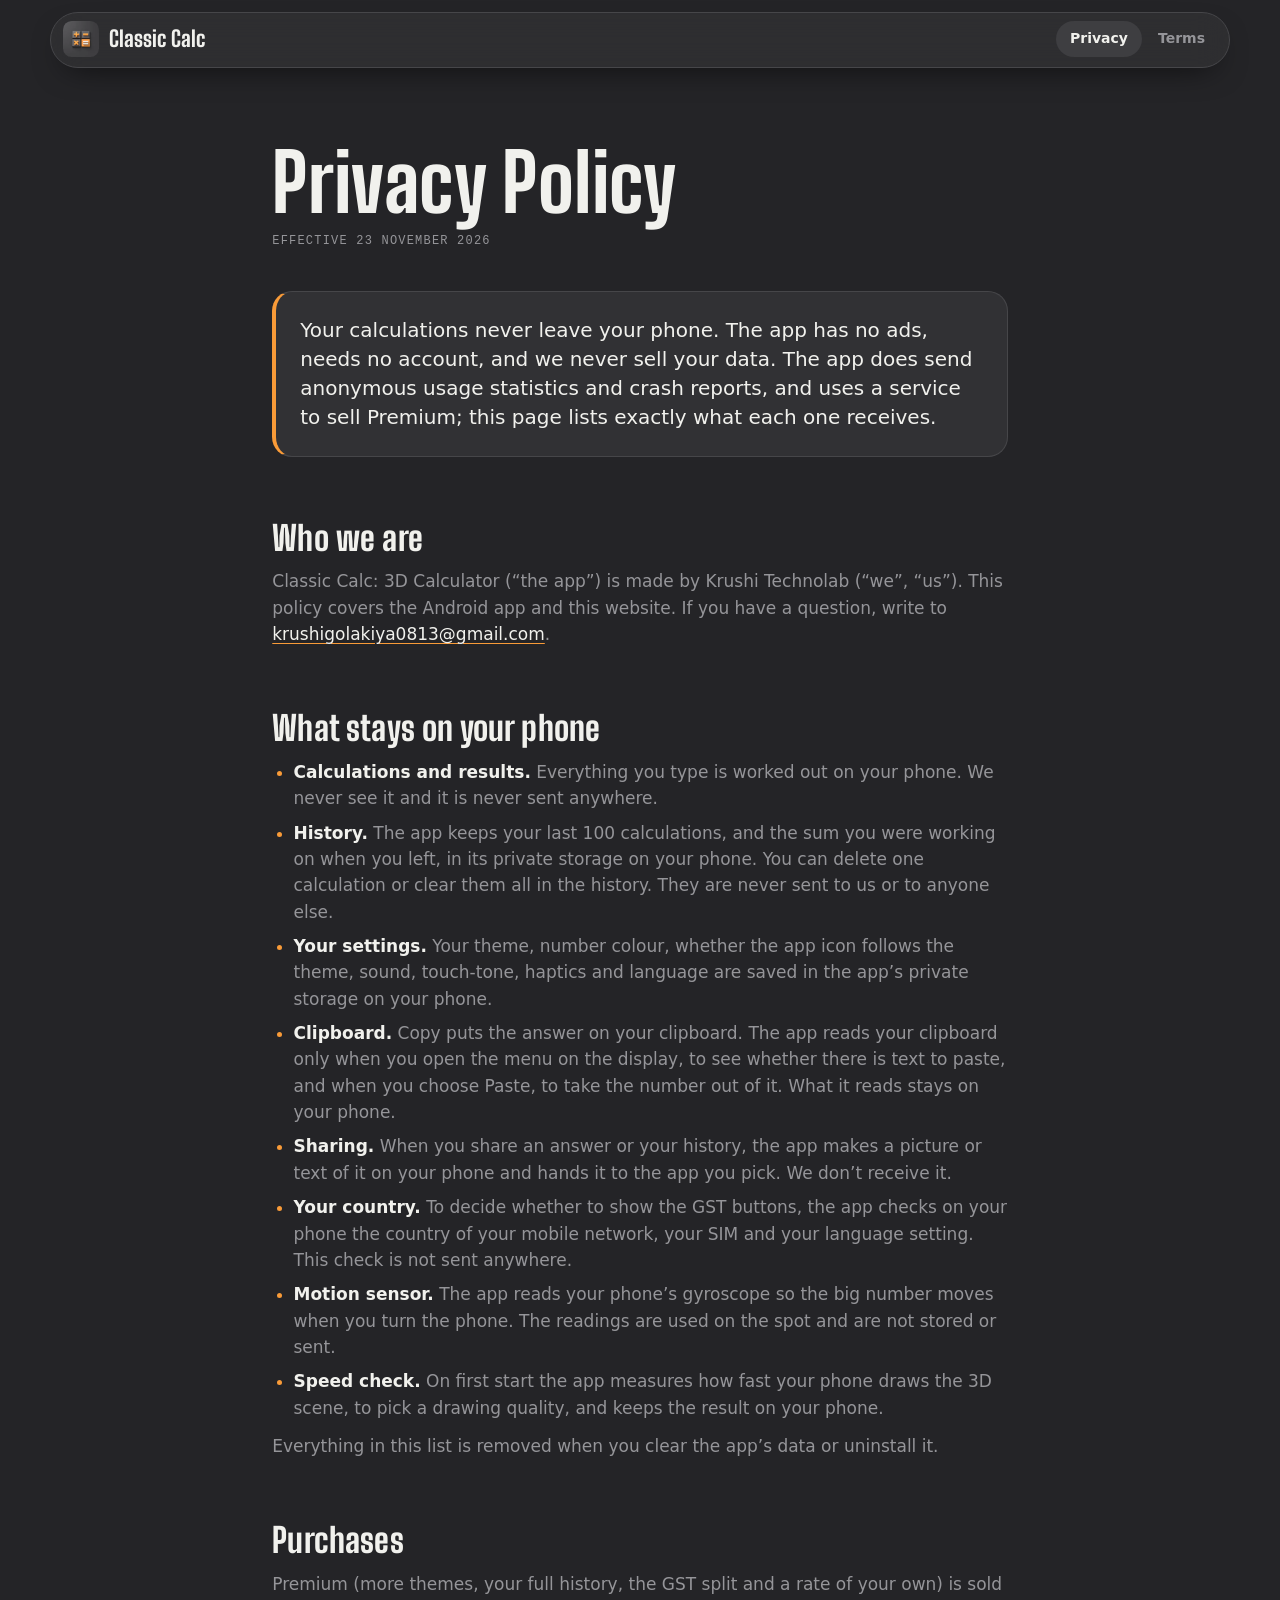
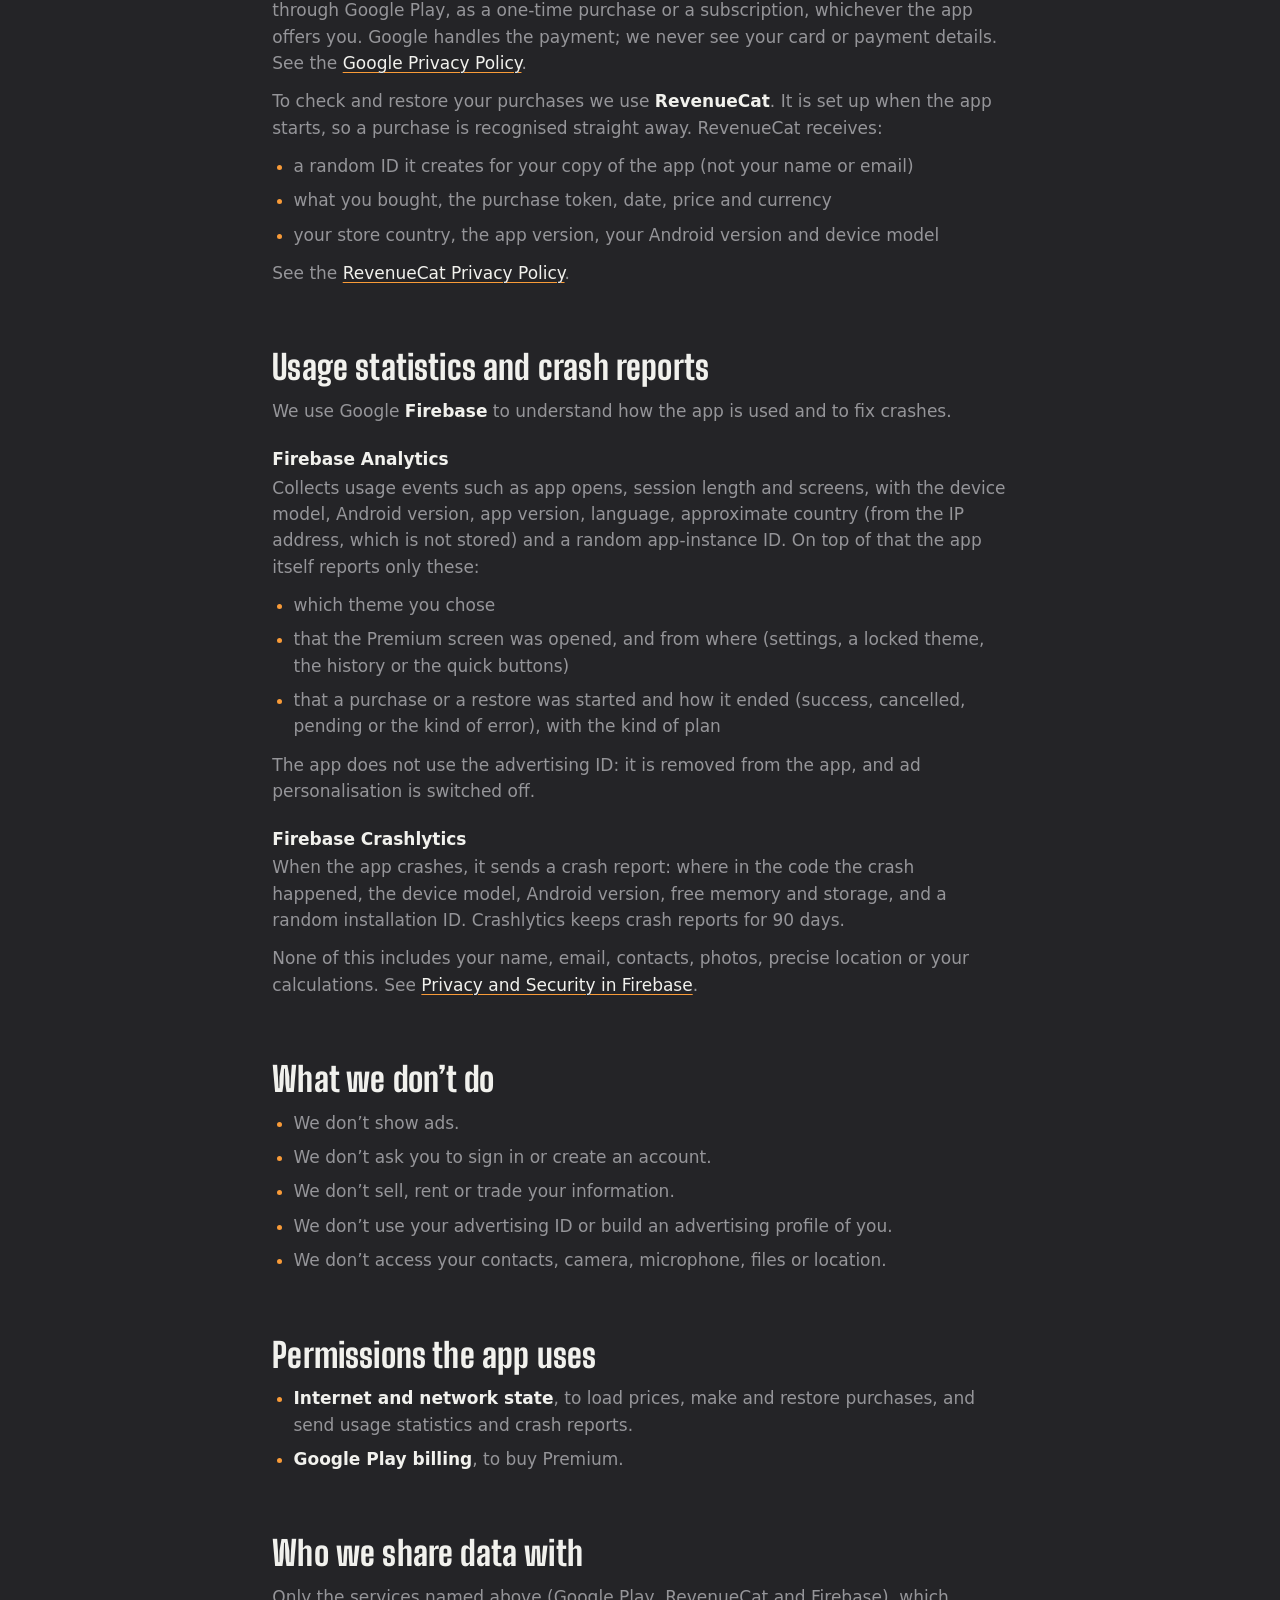
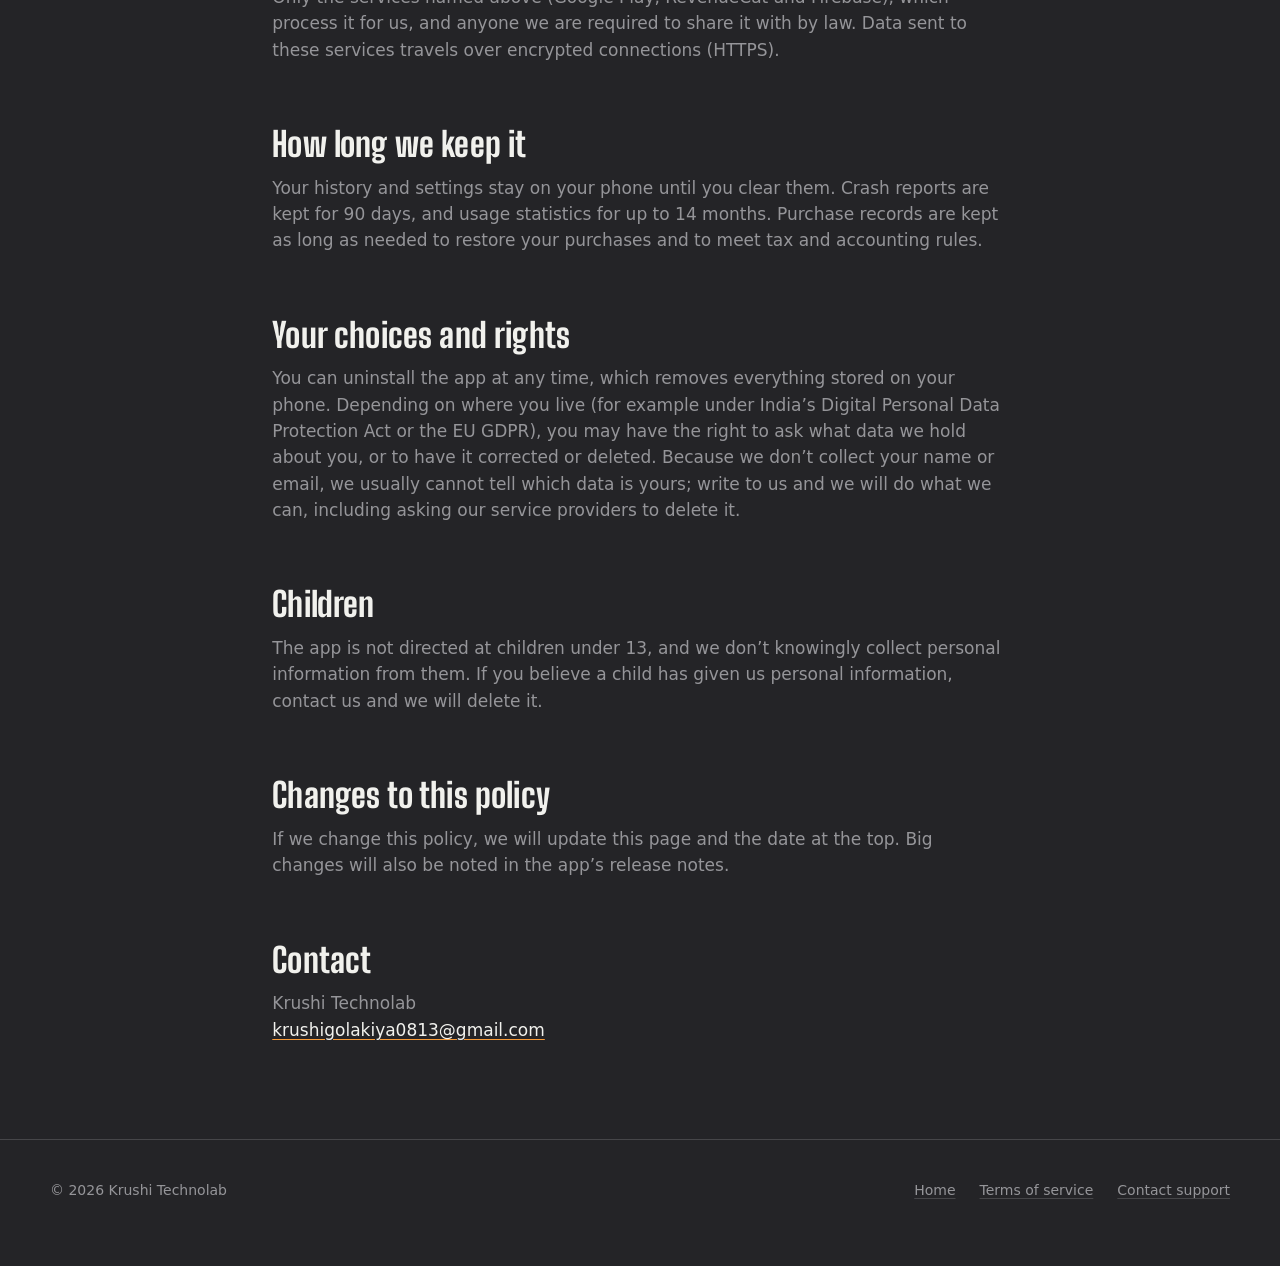
<file: privacy.html>
<!doctype html>
<html lang="en" data-theme="graphite">
<head>
  <meta charset="utf-8">
  <meta name="viewport" content="width=device-width, initial-scale=1">
  <title>Privacy Policy for Classic Calc: 3D Calculator</title>
  <meta name="description" content="How Classic Calc: 3D Calculator handles your information.">
  <meta name="theme-color" content="#242427">
  <link rel="icon" type="image/png" href="assets/icon-192.png">
  <link rel="preload" href="fonts/BigShouldersDisplay-ExtraBold.ttf" as="font" type="font/ttf" crossorigin>
  <script>
    /* Before the first paint: the theme chosen on the home page. */
    (function (d) {
      d.classList.add("js");
      try { var t = localStorage.getItem("theme"); if (t) d.dataset.theme = t; } catch (e) {}
    })(document.documentElement);
  </script>
  <link rel="stylesheet" href="css/tokens.css">
  <link rel="stylesheet" href="css/base.css">
  <link rel="stylesheet" href="css/site.css">
</head>
<body>
  <a class="skip" href="#main">Skip to content</a>

  <header class="nav" data-nav>
    <div class="nav-bar">
      <a class="brand" href="./" aria-label="Classic Calc: 3D Calculator, home">
        <img data-app-icon src="assets/icons/graphite.webp" alt="" width="36" height="36">
        <span>Classic Calc</span>
      </a>
      <nav class="nav-keep" aria-label="Main">
        <ul class="nav-links">
          <li><a href="privacy.html" aria-current="page">Privacy</a></li>
          <li><a href="terms.html">Terms</a></li>
        </ul>
      </nav>
      <div class="nav-progress" aria-hidden="true"><i data-progress></i></div>
    </div>
  </header>

  <main class="doc" id="main">
    <article class="container">
      <h1>Privacy Policy</h1>
      <p class="meta">Effective 23 November 2026</p>

      <p class="summary">Your calculations never leave your phone. The app has no ads, needs no account, and we never sell your data. The app does send anonymous usage statistics and crash reports, and uses a service to sell Premium; this page lists exactly what each one receives.</p>

      <h2>Who we are</h2>
      <p>Classic Calc: 3D Calculator (“the app”) is made by Krushi Technolab (“we”, “us”). This policy covers the Android app and this website. If you have a question, write to <a href="mailto:krushigolakiya0813@gmail.com">krushigolakiya0813@gmail.com</a>.</p>

      <h2>What stays on your phone</h2>
      <ul>
        <li><strong>Calculations and results.</strong> Everything you type is worked out on your phone. We never see it and it is never sent anywhere.</li>
        <li><strong>History.</strong> The app keeps your last 100 calculations, and the sum you were working on when you left, in its private storage on your phone. You can delete one calculation or clear them all in the history. They are never sent to us or to anyone else.</li>
        <li><strong>Your settings.</strong> Your theme, number colour, whether the app icon follows the theme, sound, touch-tone, haptics and language are saved in the app’s private storage on your phone.</li>
        <li><strong>Clipboard.</strong> Copy puts the answer on your clipboard. The app reads your clipboard only when you open the menu on the display, to see whether there is text to paste, and when you choose Paste, to take the number out of it. What it reads stays on your phone.</li>
        <li><strong>Sharing.</strong> When you share an answer or your history, the app makes a picture or text of it on your phone and hands it to the app you pick. We don’t receive it.</li>
        <li><strong>Your country.</strong> To decide whether to show the GST buttons, the app checks on your phone the country of your mobile network, your SIM and your language setting. This check is not sent anywhere.</li>
        <li><strong>Motion sensor.</strong> The app reads your phone’s gyroscope so the big number moves when you turn the phone. The readings are used on the spot and are not stored or sent.</li>
        <li><strong>Speed check.</strong> On first start the app measures how fast your phone draws the 3D scene, to pick a drawing quality, and keeps the result on your phone.</li>
      </ul>
      <p>Everything in this list is removed when you clear the app’s data or uninstall it.</p>

      <h2>Purchases</h2>
      <p>Premium (more themes, your full history, the GST split and a rate of your own) is sold through Google Play, as a one-time purchase or a subscription, whichever the app offers you. Google handles the payment; we never see your card or payment details. See the <a href="https://policies.google.com/privacy">Google Privacy Policy</a>.</p>
      <p>To check and restore your purchases we use <strong>RevenueCat</strong>. It is set up when the app starts, so a purchase is recognised straight away. RevenueCat receives:</p>
      <ul>
        <li>a random ID it creates for your copy of the app (not your name or email)</li>
        <li>what you bought, the purchase token, date, price and currency</li>
        <li>your store country, the app version, your Android version and device model</li>
      </ul>
      <p>See the <a href="https://www.revenuecat.com/privacy">RevenueCat Privacy Policy</a>.</p>

      <h2>Usage statistics and crash reports</h2>
      <p>We use Google <strong>Firebase</strong> to understand how the app is used and to fix crashes.</p>
      <h3>Firebase Analytics</h3>
      <p>Collects usage events such as app opens, session length and screens, with the device model, Android version, app version, language, approximate country (from the IP address, which is not stored) and a random app-instance ID. On top of that the app itself reports only these:</p>
      <ul>
        <li>which theme you chose</li>
        <li>that the Premium screen was opened, and from where (settings, a locked theme, the history or the quick buttons)</li>
        <li>that a purchase or a restore was started and how it ended (success, cancelled, pending or the kind of error), with the kind of plan</li>
      </ul>
      <p>The app does not use the advertising ID: it is removed from the app, and ad personalisation is switched off.</p>
      <h3>Firebase Crashlytics</h3>
      <p>When the app crashes, it sends a crash report: where in the code the crash happened, the device model, Android version, free memory and storage, and a random installation ID. Crashlytics keeps crash reports for 90 days.</p>
      <p>None of this includes your name, email, contacts, photos, precise location or your calculations. See <a href="https://firebase.google.com/support/privacy">Privacy and Security in Firebase</a>.</p>

      <h2>What we don’t do</h2>
      <ul>
        <li>We don’t show ads.</li>
        <li>We don’t ask you to sign in or create an account.</li>
        <li>We don’t sell, rent or trade your information.</li>
        <li>We don’t use your advertising ID or build an advertising profile of you.</li>
        <li>We don’t access your contacts, camera, microphone, files or location.</li>
      </ul>

      <h2>Permissions the app uses</h2>
      <ul>
        <li><strong>Internet and network state</strong>, to load prices, make and restore purchases, and send usage statistics and crash reports.</li>
        <li><strong>Google Play billing</strong>, to buy Premium.</li>
      </ul>

      <h2>Who we share data with</h2>
      <p>Only the services named above (Google Play, RevenueCat and Firebase), which process it for us, and anyone we are required to share it with by law. Data sent to these services travels over encrypted connections (HTTPS).</p>

      <h2>How long we keep it</h2>
      <p>Your history and settings stay on your phone until you clear them. Crash reports are kept for 90 days, and usage statistics for up to 14 months. Purchase records are kept as long as needed to restore your purchases and to meet tax and accounting rules.</p>

      <h2>Your choices and rights</h2>
      <p>You can uninstall the app at any time, which removes everything stored on your phone. Depending on where you live (for example under India’s Digital Personal Data Protection Act or the EU GDPR), you may have the right to ask what data we hold about you, or to have it corrected or deleted. Because we don’t collect your name or email, we usually cannot tell which data is yours; write to us and we will do what we can, including asking our service providers to delete it.</p>

      <h2>Children</h2>
      <p>The app is not directed at children under 13, and we don’t knowingly collect personal information from them. If you believe a child has given us personal information, contact us and we will delete it.</p>

      <h2>Changes to this policy</h2>
      <p>If we change this policy, we will update this page and the date at the top. Big changes will also be noted in the app’s release notes.</p>

      <h2>Contact</h2>
      <p>Krushi Technolab<br><a href="mailto:krushigolakiya0813@gmail.com">krushigolakiya0813@gmail.com</a></p>
    </article>
  </main>

  <footer class="site-footer">
    <div class="container">
      <div class="footer-row">
        <span>© 2026 Krushi Technolab</span>
        <ul class="footer-links">
          <li><a class="text-link" href="./">Home</a></li>
          <li><a class="text-link" href="terms.html">Terms of service</a></li>
          <li><a class="text-link" href="mailto:krushigolakiya0813@gmail.com?subject=3D%20Calculator%20support">Contact support</a></li>
        </ul>
      </div>
    </div>
  </footer>

  <script src="js/site.js" defer></script>
</body>
</html>
</file>
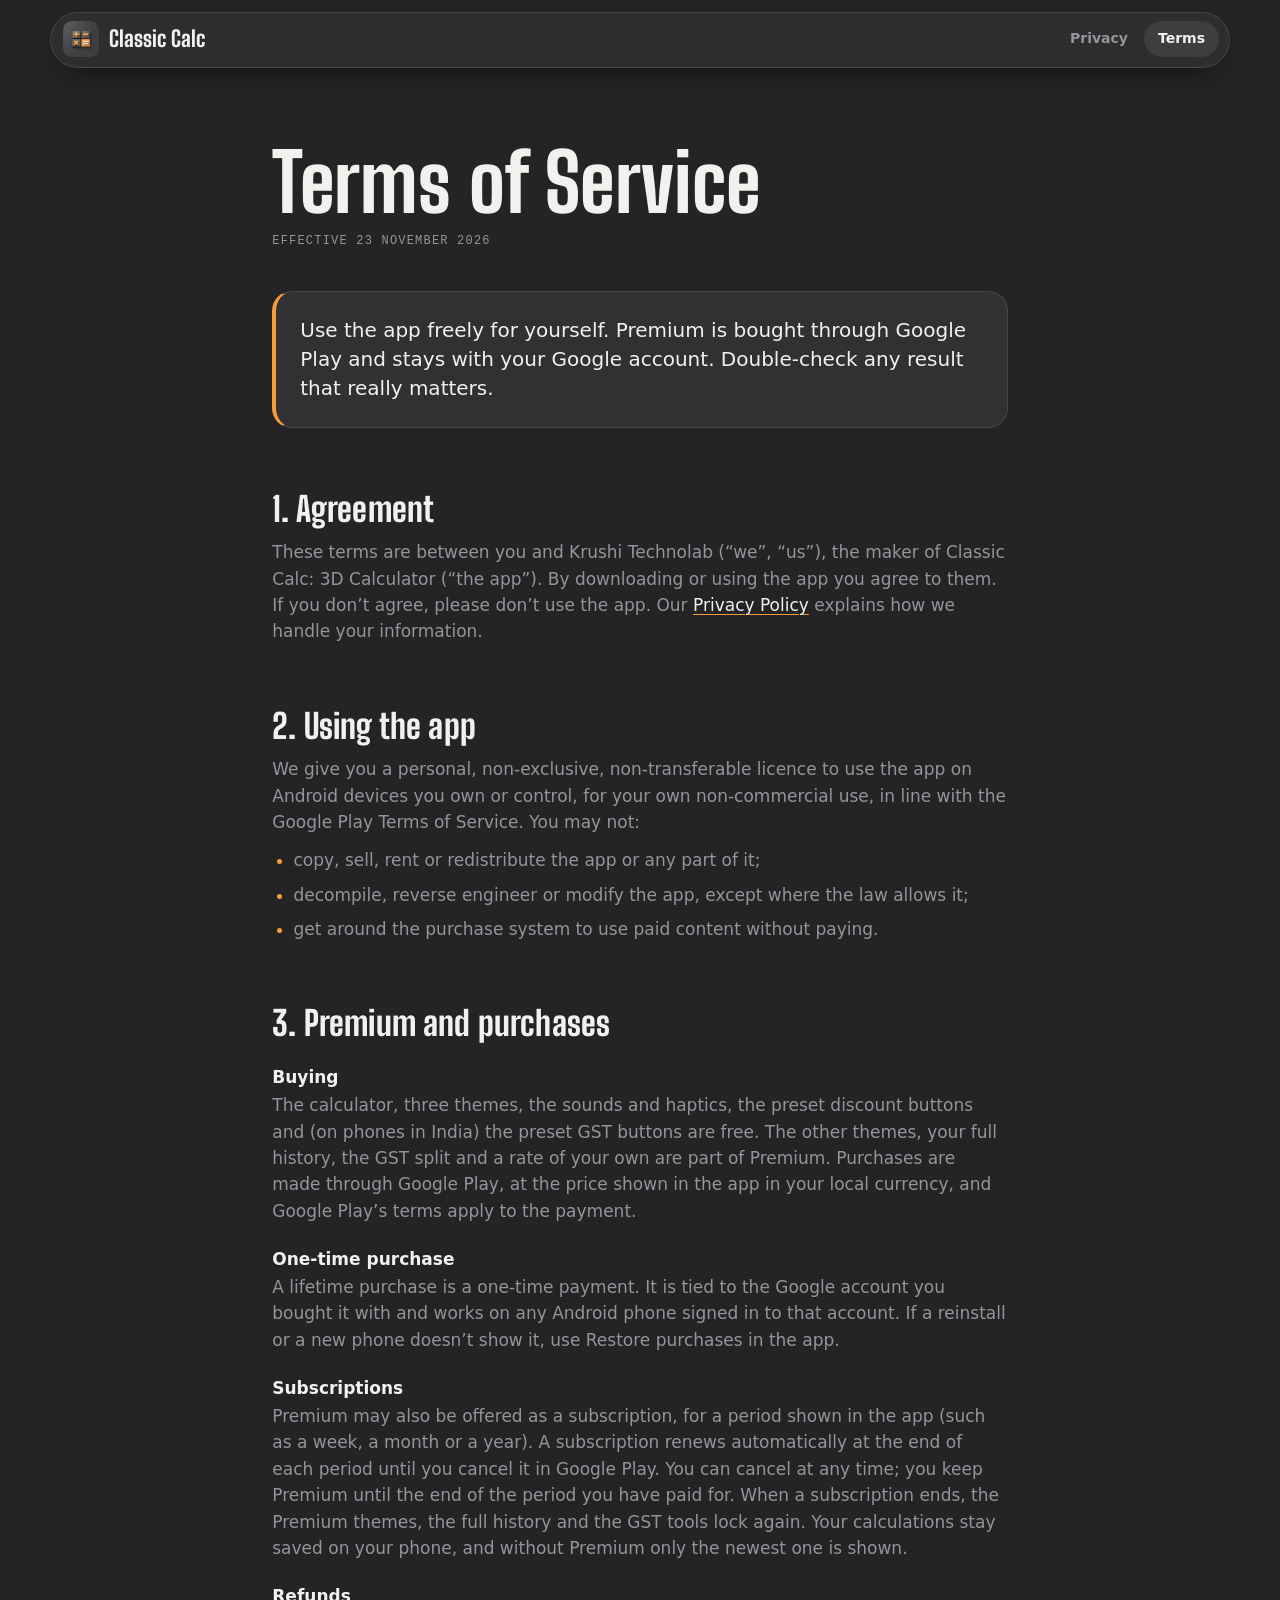
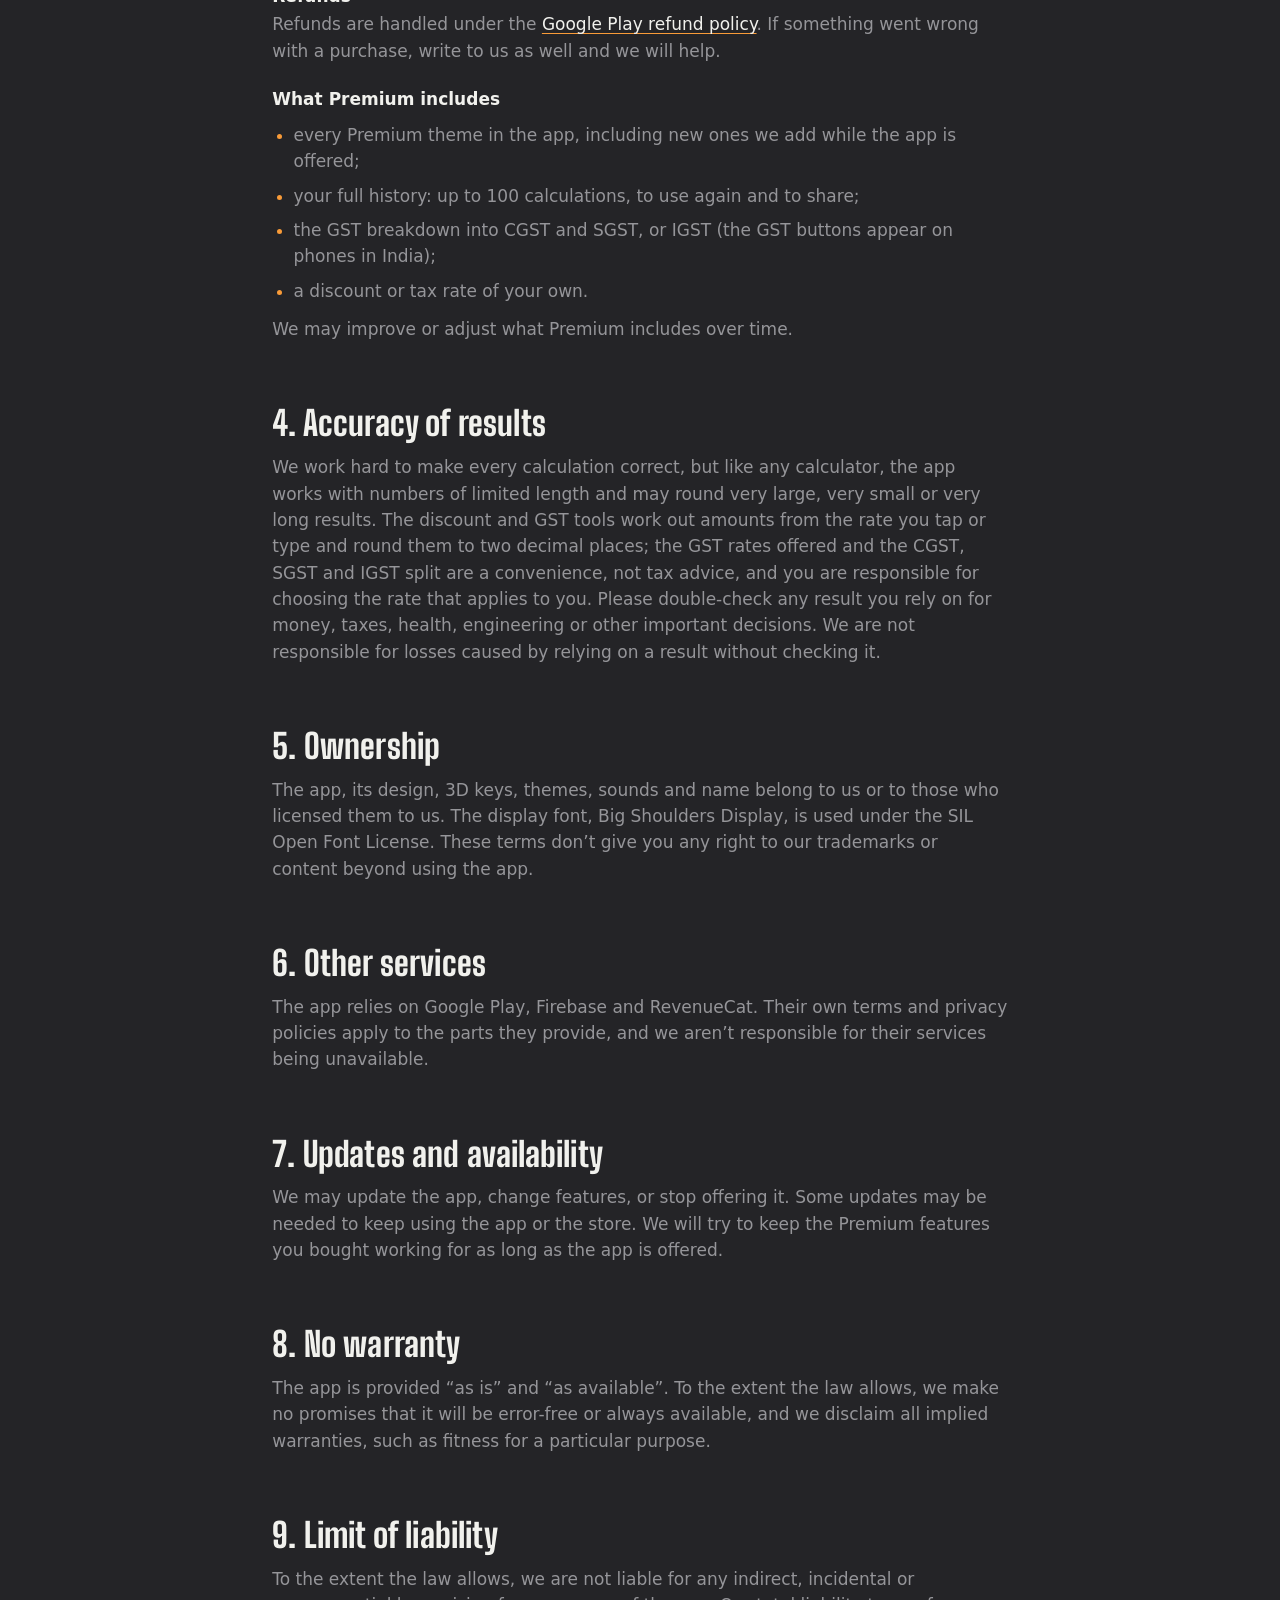
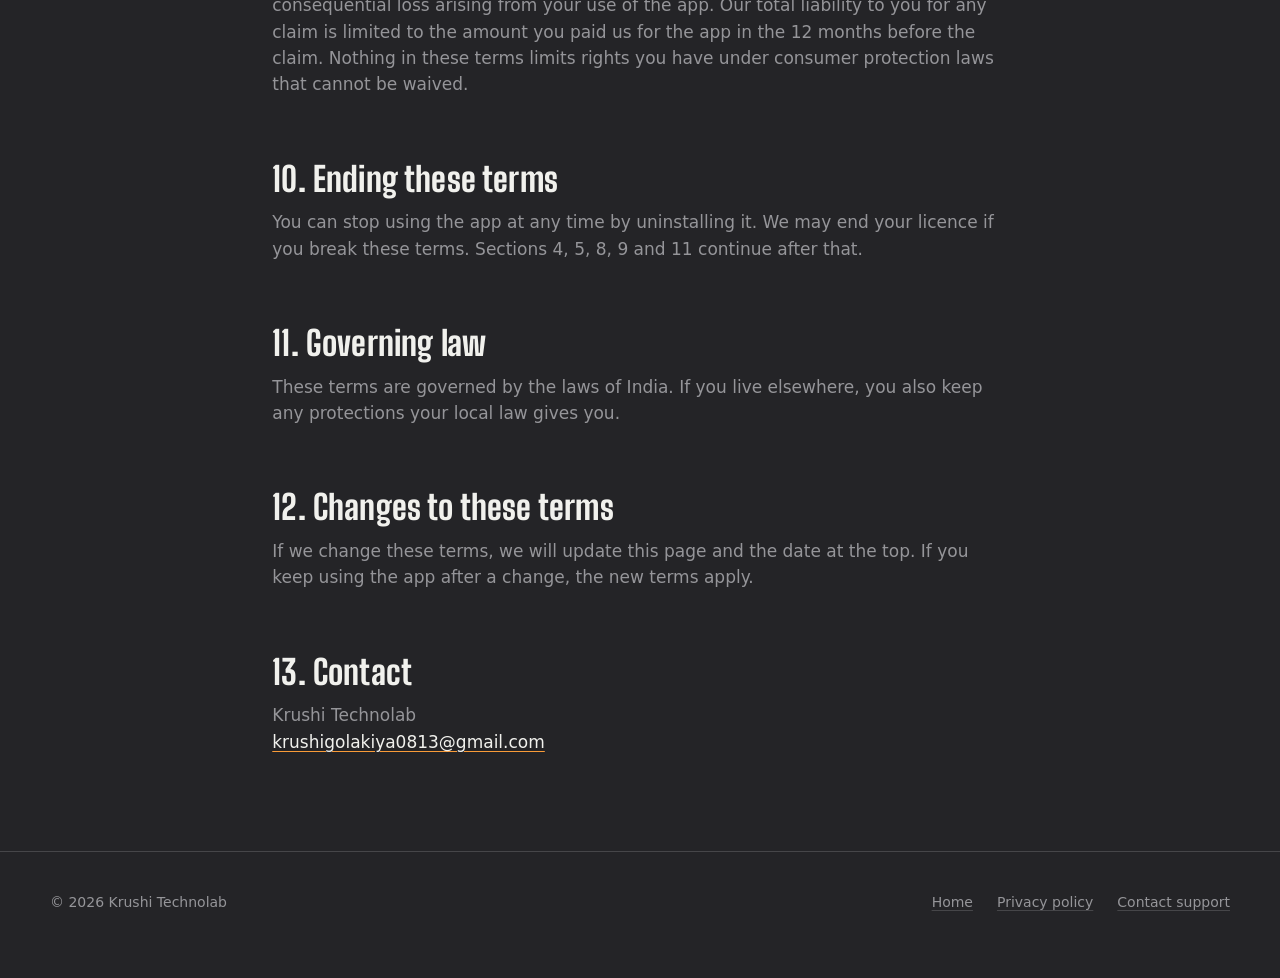
<file: terms.html>
<!doctype html>
<html lang="en" data-theme="graphite">
<head>
  <meta charset="utf-8">
  <meta name="viewport" content="width=device-width, initial-scale=1">
  <title>Terms of Service for Classic Calc: 3D Calculator</title>
  <meta name="description" content="The terms for using Classic Calc: 3D Calculator and buying Premium.">
  <meta name="theme-color" content="#242427">
  <link rel="icon" type="image/png" href="assets/icon-192.png">
  <link rel="preload" href="fonts/BigShouldersDisplay-ExtraBold.ttf" as="font" type="font/ttf" crossorigin>
  <script>
    /* Before the first paint: the theme chosen on the home page. */
    (function (d) {
      d.classList.add("js");
      try { var t = localStorage.getItem("theme"); if (t) d.dataset.theme = t; } catch (e) {}
    })(document.documentElement);
  </script>
  <link rel="stylesheet" href="css/tokens.css">
  <link rel="stylesheet" href="css/base.css">
  <link rel="stylesheet" href="css/site.css">
</head>
<body>
  <a class="skip" href="#main">Skip to content</a>

  <header class="nav" data-nav>
    <div class="nav-bar">
      <a class="brand" href="./" aria-label="Classic Calc: 3D Calculator, home">
        <img data-app-icon src="assets/icons/graphite.webp" alt="" width="36" height="36">
        <span>Classic Calc</span>
      </a>
      <nav class="nav-keep" aria-label="Main">
        <ul class="nav-links">
          <li><a href="privacy.html">Privacy</a></li>
          <li><a href="terms.html" aria-current="page">Terms</a></li>
        </ul>
      </nav>
      <div class="nav-progress" aria-hidden="true"><i data-progress></i></div>
    </div>
  </header>

  <main class="doc" id="main">
    <article class="container">
      <h1>Terms of Service</h1>
      <p class="meta">Effective 23 November 2026</p>

      <p class="summary">Use the app freely for yourself. Premium is bought through Google Play and stays with your Google account. Double-check any result that really matters.</p>

      <h2>1. Agreement</h2>
      <p>These terms are between you and Krushi Technolab (“we”, “us”), the maker of Classic Calc: 3D Calculator (“the app”). By downloading or using the app you agree to them. If you don’t agree, please don’t use the app. Our <a href="privacy.html">Privacy Policy</a> explains how we handle your information.</p>

      <h2>2. Using the app</h2>
      <p>We give you a personal, non-exclusive, non-transferable licence to use the app on Android devices you own or control, for your own non-commercial use, in line with the Google Play Terms of Service. You may not:</p>
      <ul>
        <li>copy, sell, rent or redistribute the app or any part of it;</li>
        <li>decompile, reverse engineer or modify the app, except where the law allows it;</li>
        <li>get around the purchase system to use paid content without paying.</li>
      </ul>

      <h2>3. Premium and purchases</h2>
      <h3>Buying</h3>
      <p>The calculator, three themes, the sounds and haptics, the preset discount buttons and (on phones in India) the preset GST buttons are free. The other themes, your full history, the GST split and a rate of your own are part of Premium. Purchases are made through Google Play, at the price shown in the app in your local currency, and Google Play’s terms apply to the payment.</p>
      <h3>One-time purchase</h3>
      <p>A lifetime purchase is a one-time payment. It is tied to the Google account you bought it with and works on any Android phone signed in to that account. If a reinstall or a new phone doesn’t show it, use Restore purchases in the app.</p>
      <h3>Subscriptions</h3>
      <p>Premium may also be offered as a subscription, for a period shown in the app (such as a week, a month or a year). A subscription renews automatically at the end of each period until you cancel it in Google Play. You can cancel at any time; you keep Premium until the end of the period you have paid for. When a subscription ends, the Premium themes, the full history and the GST tools lock again. Your calculations stay saved on your phone, and without Premium only the newest one is shown.</p>
      <h3>Refunds</h3>
      <p>Refunds are handled under the <a href="https://support.google.com/googleplay/answer/2479637">Google Play refund policy</a>. If something went wrong with a purchase, write to us as well and we will help.</p>
      <h3>What Premium includes</h3>
      <ul>
        <li>every Premium theme in the app, including new ones we add while the app is offered;</li>
        <li>your full history: up to 100 calculations, to use again and to share;</li>
        <li>the GST breakdown into CGST and SGST, or IGST (the GST buttons appear on phones in India);</li>
        <li>a discount or tax rate of your own.</li>
      </ul>
      <p>We may improve or adjust what Premium includes over time.</p>

      <h2>4. Accuracy of results</h2>
      <p>We work hard to make every calculation correct, but like any calculator, the app works with numbers of limited length and may round very large, very small or very long results. The discount and GST tools work out amounts from the rate you tap or type and round them to two decimal places; the GST rates offered and the CGST, SGST and IGST split are a convenience, not tax advice, and you are responsible for choosing the rate that applies to you. Please double-check any result you rely on for money, taxes, health, engineering or other important decisions. We are not responsible for losses caused by relying on a result without checking it.</p>

      <h2>5. Ownership</h2>
      <p>The app, its design, 3D keys, themes, sounds and name belong to us or to those who licensed them to us. The display font, Big Shoulders Display, is used under the SIL Open Font License. These terms don’t give you any right to our trademarks or content beyond using the app.</p>

      <h2>6. Other services</h2>
      <p>The app relies on Google Play, Firebase and RevenueCat. Their own terms and privacy policies apply to the parts they provide, and we aren’t responsible for their services being unavailable.</p>

      <h2>7. Updates and availability</h2>
      <p>We may update the app, change features, or stop offering it. Some updates may be needed to keep using the app or the store. We will try to keep the Premium features you bought working for as long as the app is offered.</p>

      <h2>8. No warranty</h2>
      <p>The app is provided “as is” and “as available”. To the extent the law allows, we make no promises that it will be error-free or always available, and we disclaim all implied warranties, such as fitness for a particular purpose.</p>

      <h2>9. Limit of liability</h2>
      <p>To the extent the law allows, we are not liable for any indirect, incidental or consequential loss arising from your use of the app. Our total liability to you for any claim is limited to the amount you paid us for the app in the 12 months before the claim. Nothing in these terms limits rights you have under consumer protection laws that cannot be waived.</p>

      <h2>10. Ending these terms</h2>
      <p>You can stop using the app at any time by uninstalling it. We may end your licence if you break these terms. Sections 4, 5, 8, 9 and 11 continue after that.</p>

      <h2>11. Governing law</h2>
      <p>These terms are governed by the laws of India. If you live elsewhere, you also keep any protections your local law gives you.</p>

      <h2>12. Changes to these terms</h2>
      <p>If we change these terms, we will update this page and the date at the top. If you keep using the app after a change, the new terms apply.</p>

      <h2>13. Contact</h2>
      <p>Krushi Technolab<br><a href="mailto:krushigolakiya0813@gmail.com">krushigolakiya0813@gmail.com</a></p>
    </article>
  </main>

  <footer class="site-footer">
    <div class="container">
      <div class="footer-row">
        <span>© 2026 Krushi Technolab</span>
        <ul class="footer-links">
          <li><a class="text-link" href="./">Home</a></li>
          <li><a class="text-link" href="privacy.html">Privacy policy</a></li>
          <li><a class="text-link" href="mailto:krushigolakiya0813@gmail.com?subject=3D%20Calculator%20support">Contact support</a></li>
        </ul>
      </div>
    </div>
  </footer>

  <script src="js/site.js" defer></script>
</body>
</html>
</file>
<file: css/tokens.css>
/* Design tokens. The colours are the app's own themes, taken from assets-out/themes/themes.json
 * (linear RGB there, sRGB here). Each theme is the same set of names, so anything that carries
 * data-theme="…" wears that theme: the whole page on <html>, or one swatch on its own. */

/* Registered as colours so the page can fade from one theme to the next. */
@property --plate    { syntax: "<color>"; inherits: true; initial-value: #242427; }
@property --key      { syntax: "<color>"; inherits: true; initial-value: #3a3a3d; }
@property --glyph    { syntax: "<color>"; inherits: true; initial-value: #c4c4c7; }
@property --accent   { syntax: "<color>"; inherits: true; initial-value: #f99b38; }
@property --fn       { syntax: "<color>"; inherits: true; initial-value: #fbb974; }
@property --result   { syntax: "<color>"; inherits: true; initial-value: #f1f1ed; }
@property --equation { syntax: "<color>"; inherits: true; initial-value: #959599; }
@property --equals   { syntax: "<color>"; inherits: true; initial-value: #50aaff; }
@property --shade    { syntax: "<color>"; inherits: true; initial-value: #ffffff; }

/* plate: the background · key: raised surfaces · glyph: what is printed on a key
 * accent: ÷ × − + · fn: C, backspace, % · result: the big number · equation: the line above it
 * equals: the = key · shade: white on a dark theme, black on a light one */
:root, [data-theme="graphite"] { --plate: #242427; --key: #3a3a3d; --glyph: #c4c4c7; --accent: #f99b38; --fn: #fbb974; --result: #f1f1ed; --equation: #959599; --equals: #50aaff; --on-accent: #111114; --on-equals: #111114; --shade: #ffffff; color-scheme: dark; }
[data-theme="midnight"] { --plate: #101935; --key: #1d2b4d; --glyph: #cbdaef; --accent: #00e5da; --fn: #4cece5; --result: #eff7ff; --equation: #7690b3; --equals: #ffc450; --on-accent: #111114; --on-equals: #111114; --shade: #ffffff; color-scheme: dark; }
[data-theme="cloud"] { --plate: #ececeb; --key: #f8f8f6; --glyph: #59595d; --accent: #279e3f; --fn: #64b976; --result: #303035; --equation: #6a6a6a; --equals: #3059c4; --on-accent: #111114; --on-equals: #ffffff; --shade: #000000; color-scheme: light; }
[data-theme="neon"] { --plate: #0d0d19; --key: #191929; --glyph: #59f3ff; --accent: #ff59cb; --fn: #ff8bdb; --result: #59f3ff; --equation: #a07cf3; --equals: #95ff59; --on-accent: #111114; --on-equals: #111114; --shade: #ffffff; color-scheme: dark; }
[data-theme="royal"] { --plate: #002c74; --key: #284590; --glyph: #fff6e3; --accent: #ffbe1f; --fn: #ffd262; --result: #fff4dc; --equation: #9ab6e2; --equals: #59d1ff; --on-accent: #111114; --on-equals: #111114; --shade: #ffffff; color-scheme: dark; }
[data-theme="dragonfruit"] { --plate: #6d003d; --key: #860051; --glyph: #fff3f9; --accent: #ff43a1; --fn: #ff7bbd; --result: #feffff; --equation: #fbb6d9; --equals: #b5f85c; --on-accent: #111114; --on-equals: #111114; --shade: #ffffff; color-scheme: dark; }
[data-theme="lagoon"] { --plate: #002e40; --key: #004f63; --glyph: #fffbeb; --accent: #ff9c00; --fn: #ffba4c; --result: #fff3d6; --equation: #96d7e2; --equals: #ff4462; --on-accent: #111114; --on-equals: #111114; --shade: #ffffff; color-scheme: dark; }
[data-theme="mocha"] { --plate: #0d1f41; --key: #353d5b; --glyph: #ccd7ff; --accent: #ffa779; --fn: #ffc1a1; --result: #ffe0da; --equation: #b4bee4; --equals: #b5e795; --on-accent: #111114; --on-equals: #111114; --shade: #ffffff; color-scheme: dark; }
[data-theme="mango"] { --plate: #f7b52c; --key: #f3f2ef; --glyph: #614b27; --accent: #d33819; --fn: #db5f46; --result: #593f19; --equation: #6a4812; --equals: #19597c; --on-accent: #ffffff; --on-equals: #ffffff; --shade: #000000; color-scheme: light; }
[data-theme="santorini"] { --plate: #f2f6fa; --key: #feffff; --glyph: #000029; --accent: #0054d1; --fn: #4c87df; --result: #000029; --equation: #364b72; --equals: #df6607; --on-accent: #ffffff; --on-equals: #111114; --shade: #000000; color-scheme: light; }
[data-theme="lemon"] { --plate: #fff067; --key: #fff8b6; --glyph: #000000; --accent: #007700; --fn: #4c9f4c; --result: #000000; --equation: #3a3900; --equals: #d83600; --on-accent: #ffffff; --on-equals: #ffffff; --shade: #000000; color-scheme: light; }
[data-theme="lilac"] { --plate: #e7e0fb; --key: #f3efff; --glyph: #00003c; --accent: #623ad8; --fn: #9175e4; --result: #00003c; --equation: #4c487b; --equals: #df3276; --on-accent: #ffffff; --on-equals: #111114; --shade: #000000; color-scheme: light; }

:root {
  /* What the page is drawn with, worked out from the theme. */
  --ink: var(--result);
  --ink-2: var(--equation);
  --sheet: color-mix(in oklab, var(--plate) 93%, var(--shade));
  --sheet-2: color-mix(in oklab, var(--plate) 86%, var(--shade));
  --rule: color-mix(in oklab, var(--plate) 82%, var(--shade));
  --cast: color-mix(in oklab, var(--plate) 35%, #000);
  /* The big number: the colour of the operators, or its own (the app's "Number in theme colour"). */
  --num: var(--accent);

  --font-display: "Big Shoulders Display", "Arial Narrow", "Helvetica Neue Condensed", Impact, sans-serif;
  --font-body: ui-sans-serif, system-ui, -apple-system, "Segoe UI", Roboto, "Noto Sans", sans-serif;
  --font-mono: ui-monospace, "SF Mono", "Roboto Mono", Menlo, Consolas, monospace;

  --text-xs: 0.75rem; --text-sm: 0.875rem; --text-md: 1.0625rem; --text-lg: 1.25rem;
  --text-lead: clamp(1.125rem, 0.5vw + 1rem, 1.375rem);
  --text-h3: clamp(1.5rem, 1vw + 1.1rem, 2rem);
  --text-h2: clamp(2.5rem, 5vw + 1rem, 5.25rem);
  --text-h1: clamp(3.5rem, 9.5vw + 0.5rem, 9rem);

  --space-2xs: 4px; --space-xs: 8px; --space-sm: 12px; --space-md: 16px; --space-lg: 24px;
  --space-xl: 40px; --space-2xl: 64px; --space-3xl: 96px;
  --container: 1180px; --gutter: clamp(16px, 4vw, 48px);
  --section-gap: clamp(72px, 11vw, 168px);

  --radius-sm: 12px; --radius-md: 20px; --radius-lg: 32px; --radius-pill: 999px;

  /* A key let go: past its place and back. */
  --ease-bounce: cubic-bezier(0.3, 1.7, 0.45, 1);
  --ease-out: cubic-bezier(0.16, 1, 0.3, 1);
  --ease-in-out: cubic-bezier(0.65, 0, 0.35, 1);
  --dur-press: 70ms; --dur-short: 220ms; --dur-long: 520ms; --dur-theme: 600ms;

  --z-nav: 300; --z-skip: 400;
}

/* The app's setting "Number in theme colour", switched off. */
:root[data-num="plain"] { --num: var(--result); }
</file>
<file: css/base.css>
@font-face {
  font-family: "Big Shoulders Display";
  src: url("../fonts/BigShouldersDisplay-ExtraBold.ttf") format("truetype");
  font-weight: 800;
  font-style: normal;
  font-display: swap;
}

*, *::before, *::after { box-sizing: border-box; }
html { overflow-x: clip; scroll-behavior: smooth; scroll-padding-top: 96px; -webkit-text-size-adjust: 100%; scrollbar-color: var(--rule) var(--plate); }
/* The theme fades when it changes, unless the change is drawn as a view transition (.vt). */
html:not(.vt) { transition: --plate var(--dur-theme) var(--ease-out), --key var(--dur-theme) var(--ease-out), --glyph var(--dur-theme) var(--ease-out), --accent var(--dur-theme) var(--ease-out), --fn var(--dur-theme) var(--ease-out), --result var(--dur-theme) var(--ease-out), --equation var(--dur-theme) var(--ease-out), --equals var(--dur-theme) var(--ease-out), --shade var(--dur-theme) var(--ease-out); }
body { margin: 0; overflow-x: clip; background: var(--plate); color: var(--ink); font-family: var(--font-body); font-size: var(--text-md); line-height: 1.55; -webkit-font-smoothing: antialiased; -webkit-tap-highlight-color: transparent; }
::selection { background: var(--accent); color: var(--on-accent); }
:focus-visible { outline: 2px solid var(--accent); outline-offset: 3px; border-radius: 6px; }

h1, h2, h3 { margin: 0; font-family: var(--font-display); font-weight: 800; font-synthesis: none; letter-spacing: 0.005em; line-height: 0.95; text-wrap: balance; overflow-wrap: break-word; }
h1 { font-size: var(--text-h1); line-height: 0.96; }
h2 { font-size: var(--text-h2); }
h3 { font-size: var(--text-h3); line-height: 1.05; }
p { margin: 0; text-wrap: pretty; }
ul, ol { margin: 0; padding: 0; list-style: none; }
a { color: inherit; text-underline-offset: 0.2em; text-decoration-thickness: 1px; }
img, svg { display: block; max-width: 100%; }
img { height: auto; }
button { font: inherit; color: inherit; background: none; border: 0; padding: 0; cursor: pointer; touch-action: manipulation; }
[hidden] { display: none !important; }

.container { width: 100%; max-width: calc(var(--container) + 2 * var(--gutter)); margin-inline: auto; padding-inline: var(--gutter); }
.visually-hidden { position: absolute; width: 1px; height: 1px; overflow: hidden; clip-path: inset(50%); white-space: nowrap; }
.num { font-variant-numeric: tabular-nums; }

/* The theme change, drawn as a circle that opens from where it was tapped (see site.js). */
::view-transition-old(root), ::view-transition-new(root) { animation: none; mix-blend-mode: normal; }
::view-transition-new(root) { z-index: 1; }

@media (prefers-reduced-motion: reduce) {
  html { scroll-behavior: auto; }
  *, *::before, *::after { animation-duration: 0.01ms !important; animation-iteration-count: 1 !important; animation-delay: 0s !important; transition-duration: 0.01ms !important; transition-delay: 0s !important; }
}
</file>
<file: css/site.css>
/* Classic Calc: 3D Calculator. The page is drawn with the app's own themes (tokens.css) and its
 * own font; the calculator in the hero is the signature, and works. Motion is in three places:
 * things that answer a press (keys, buttons), things that arrive on scroll, and the theme change. */

/* ---------- Shared pieces ---------- */

.skip { position: fixed; left: 16px; top: -80px; z-index: var(--z-skip); padding: 10px 16px; border-radius: var(--radius-sm); background: var(--equals); color: var(--on-equals); font-weight: 600; text-decoration: none; transition: top var(--dur-short) var(--ease-out); }
.skip:focus { top: 16px; }

/* Solid 3D type, like the app's big number: a stack of shadows for the sides, one soft one cast
 * on the plate. --ex and --ey are which way the sides show; dragging a number turns them. */
.bignum, .extrude, h1 em, .quick-amount b, .glyph-field span, .closing-keys span {
  --face: var(--num);
  --ex: 0.5; --ey: 0.85; --depth: 0.0105em;
  --side: color-mix(in oklab, var(--face) 56%, #000);
  color: var(--face);
  text-shadow:
    calc(var(--ex) * var(--depth) * -0.7) calc(var(--ey) * var(--depth) * -0.7) 0 color-mix(in oklab, var(--face) 76%, #fff),
    calc(var(--ex) * var(--depth) * 1) calc(var(--ey) * var(--depth) * 1) 0 var(--side),
    calc(var(--ex) * var(--depth) * 2) calc(var(--ey) * var(--depth) * 2) 0 var(--side),
    calc(var(--ex) * var(--depth) * 3) calc(var(--ey) * var(--depth) * 3) 0 var(--side),
    calc(var(--ex) * var(--depth) * 4) calc(var(--ey) * var(--depth) * 4) 0 var(--side),
    calc(var(--ex) * var(--depth) * 5) calc(var(--ey) * var(--depth) * 5) 0 var(--side),
    calc(var(--ex) * var(--depth) * 6) calc(var(--ey) * var(--depth) * 6) 0 var(--side),
    calc(var(--ex) * var(--depth) * 7) calc(var(--ey) * var(--depth) * 7) 0 var(--side),
    calc(var(--ex) * var(--depth) * 8) calc(var(--ey) * var(--depth) * 8) 0 var(--side),
    calc(var(--ex) * var(--depth) * 9) calc(var(--ey) * var(--depth) * 9) 0 var(--side),
    calc(var(--ex) * var(--depth) * 17) calc(var(--ey) * var(--depth) * 19) 0.11em color-mix(in oklab, var(--cast) 62%, transparent);
}
.bignum { display: flex; justify-content: flex-end; font-family: var(--font-display); font-weight: 800; line-height: 0.9; letter-spacing: 0.012em; white-space: nowrap; font-variant-numeric: tabular-nums; transform: perspective(700px) rotateY(var(--yaw, 0deg)) rotateX(var(--pitch, 0deg)); }
.bignum .d { display: inline-block; }
.bignum .d.pop, .in > .bignum .d, .proof.in .proof-sum b { animation: pop 460ms var(--ease-bounce) both; animation-delay: calc(var(--i, 0) * 45ms + var(--d, 0) * 70ms); }
.bignum .d.fall { animation: fall 320ms cubic-bezier(0.5, 0, 0.9, 0.4) both; animation-delay: calc(var(--i, 0) * 18ms); }
/* Neon glows in the app (bloom); here a soft halo does it. */
:root[data-theme="neon"] :is(.bignum, h1 em, .quick-amount b) { filter: drop-shadow(0 0 0.12em color-mix(in oklab, var(--face) 65%, transparent)); }

@keyframes pop { from { transform: translateY(0.3em) scale(0.2); opacity: 0; } 55% { opacity: 1; } to { transform: none; opacity: 1; } }
@keyframes fall { to { transform: translateY(0.7em) rotate(var(--r, 12deg)) scale(0.6); opacity: 0; } }
@keyframes rise { from { transform: translateY(14px); opacity: 0; } to { transform: none; opacity: 1; } }
@keyframes shake { 20% { transform: translateX(-7px); } 40% { transform: translateX(6px); } 60% { transform: translateX(-4px); } 80% { transform: translateX(2px); } }

/* The app's menu button: one dot in the accent, two plain. */
.dots { position: relative; display: inline-block; width: 18px; height: 16px; flex: none; }
.dots i { position: absolute; width: 7px; height: 7px; border-radius: 50%; background: var(--ink-2); }
.dots i:nth-child(1) { left: 5.5px; top: 0; background: var(--accent); }
.dots i:nth-child(2) { left: 0; bottom: 0; background: var(--ink); }
.dots i:nth-child(3) { right: 0; bottom: 0; }

/* A button that is a key: it has a side, and goes down when pressed. */
.btn { --lip: color-mix(in oklab, var(--equals) 62%, #000); display: inline-flex; align-items: center; justify-content: center; padding: 9px 18px 8px; border-radius: var(--radius-pill); background: var(--equals); color: var(--on-equals); font-family: var(--font-display); font-size: 1.125rem; letter-spacing: 0.02em; line-height: 1.2; text-decoration: none; white-space: nowrap; box-shadow: 0 4px 0 var(--lip); transition: transform 380ms var(--ease-bounce), box-shadow 380ms var(--ease-bounce); }
.btn:hover { transform: translateY(-2px); box-shadow: 0 6px 0 var(--lip); }
.btn:active { transform: translateY(4px); box-shadow: 0 0 0 var(--lip); transition-duration: var(--dur-press); }

.chip-btn { display: inline-flex; align-items: center; gap: 8px; padding: 7px 14px 7px 12px; border-radius: var(--radius-pill); border: 1px solid var(--rule); background: var(--sheet); color: var(--ink-2); font-size: var(--text-sm); font-weight: 600; white-space: nowrap; transition: color var(--dur-short), transform 380ms var(--ease-bounce); }
.chip-btn:hover { color: var(--ink); }
.chip-btn:active { transform: scale(0.94); transition-duration: var(--dur-press); }
.chip-btn .wave { transition: opacity var(--dur-short); }
.chip-btn[aria-pressed="false"] .wave { opacity: 0; }

.seg { display: inline-flex; flex-wrap: wrap; align-self: flex-start; gap: 2px; padding: 4px; border-radius: 22px; background: var(--plate); }
.seg button { padding: 8px 15px; border-radius: 18px; color: var(--ink-2); font-size: var(--text-sm); font-weight: 600; transition: background var(--dur-short), color var(--dur-short), transform 380ms var(--ease-bounce); }
.seg button:hover { color: var(--ink); }
.seg button:active { transform: scale(0.93); transition-duration: var(--dur-press); }
.seg button[aria-pressed="true"] { background: var(--accent); color: var(--on-accent); }

.text-link { color: var(--ink-2); text-decoration: underline; text-decoration-color: var(--rule); transition: color var(--dur-short), text-decoration-color var(--dur-short); }
.text-link:hover, .text-link[aria-current="page"] { color: var(--ink); text-decoration-color: var(--accent); }

.fine { color: var(--ink-2); font-size: var(--text-sm); }
.play-badge { display: inline-block; line-height: 0; border-radius: var(--radius-sm); transition: transform 420ms var(--ease-bounce); }
.play-badge img { width: 208px; }
.play-badge:hover { transform: translateY(-4px) rotate(-1.5deg); }
.play-badge:active { transform: scale(0.95); transition-duration: var(--dur-press); }

/* ---------- Nav ---------- */

.nav { position: fixed; inset: 12px 0 auto; z-index: var(--z-nav); padding-inline: var(--gutter); pointer-events: none; }
.nav-bar { position: relative; pointer-events: auto; display: flex; align-items: center; gap: var(--space-md); max-width: var(--container); margin-inline: auto; padding: 8px 10px 10px 12px; border-radius: var(--radius-pill); border: 1px solid var(--rule); background: color-mix(in oklab, var(--sheet) 78%, transparent); -webkit-backdrop-filter: blur(16px) saturate(1.5); backdrop-filter: blur(16px) saturate(1.5); box-shadow: 0 12px 32px -16px color-mix(in oklab, var(--cast) 80%, transparent); overflow: hidden; transition: transform var(--dur-long) var(--ease-out); }
.nav[data-hidden] .nav-bar { transform: translateY(-160%); }
.nav-bar > nav { margin-inline: auto; }
.nav-bar > .nav-keep { margin-right: 0; }
.brand { display: inline-flex; align-items: center; gap: 10px; color: var(--ink); text-decoration: none; }
.brand img { width: 36px; height: 36px; border-radius: 24%; }
.brand span { font-family: var(--font-display); font-size: 1.375rem; line-height: 1; white-space: nowrap; }
.nav-links { display: flex; gap: 2px; }
.nav-links a { display: block; padding: 7px 14px; border-radius: var(--radius-pill); color: var(--ink-2); font-size: var(--text-sm); font-weight: 600; text-decoration: none; transition: color var(--dur-short), background var(--dur-short); }
.nav-links a:hover, .nav-links a[aria-current] { color: var(--ink); background: var(--sheet-2); }
.nav-progress { position: absolute; inset: auto 0 0; height: 3px; }
.nav-progress i { display: block; height: 100%; background: var(--accent); transform-origin: left; transform: scaleX(var(--p, 0)); }
/* The icon that follows the theme, as the app's does. */
[data-app-icon].swap { animation: pop 520ms var(--ease-bounce); }

/* ---------- Hero ---------- */

.hero { position: relative; padding-block: clamp(104px, 14vh, 152px) clamp(40px, 7vh, 80px); min-height: 100svh; display: grid; align-items: center; background: radial-gradient(90% 70% at 22% 0%, color-mix(in oklab, var(--plate) 92%, var(--shade)), transparent 70%); }
.hero-grid { position: relative; display: grid; grid-template-columns: minmax(0, 1.12fr) minmax(0, 0.88fr); gap: clamp(24px, 5vw, 72px); align-items: center; }
.hero-copy { display: grid; gap: var(--space-lg); justify-items: start; }

.pill { display: inline-flex; align-items: center; gap: 10px; padding: 6px 14px 6px 10px; border-radius: var(--radius-pill); border: 1px solid var(--rule); background: var(--sheet); color: var(--ink-2); font-size: var(--text-sm); font-weight: 600; }
h1 em { font-style: normal; display: inline-block; margin-top: 0.12em; }
/* Each letter is let down like a digit of the answer, and dips under the pointer like a key. */
h1 .w { display: inline-block; white-space: nowrap; }
h1 .ch { display: inline-block; animation: pop 560ms var(--ease-bounce) both; animation-delay: calc(var(--i) * 34ms + 120ms); transition: scale 420ms var(--ease-bounce); }
h1 .ch:hover { scale: 0.8; transition-duration: var(--dur-press); }
.lead { max-width: 34ch; color: var(--ink-2); font-size: var(--text-lead); line-height: 1.4; }
.cta { display: flex; flex-wrap: wrap; align-items: center; gap: var(--space-xs) var(--space-md); }
/* The badge artwork has an empty margin of its own; this lines its edge up with the text. */
.cta .play-badge { margin-left: -13px; }
.trust { display: flex; flex-wrap: wrap; gap: 10px 22px; }
.trust li { display: inline-flex; align-items: center; gap: 8px; color: var(--ink-2); font-size: var(--text-sm); font-weight: 600; }
.trust li::before { content: ""; width: 8px; height: 8px; border-radius: 2px; background: var(--accent); rotate: 45deg; }
.js .hero-copy > :not(h1) { animation: rise 700ms var(--ease-out) both; animation-delay: calc(var(--n, 0) * 90ms + 500ms); }
.hero-copy > :nth-child(3) { --n: 1; } .hero-copy > :nth-child(4) { --n: 2; } .hero-copy > :nth-child(5) { --n: 3; }

/* Operators lying on the plate behind the hero, drifting with the pointer. */
.glyph-field { position: absolute; inset: 0; overflow: hidden; pointer-events: none; }
.glyph-field span { position: absolute; left: var(--x); top: var(--y); --face: color-mix(in oklab, var(--plate) 90%, var(--shade)); font-family: var(--font-display); font-size: calc(var(--s) * clamp(4.5rem, 11vw, 10rem)); line-height: 1; translate: calc(var(--px, 0) * var(--z) * -36px) calc(var(--py, 0) * var(--z) * -36px - var(--sy, 0) * var(--z) * 160px); animation: bob var(--t) var(--ease-in-out) infinite alternate; }
@keyframes bob { from { transform: translateY(-12px) rotate(-7deg); } to { transform: translateY(14px) rotate(8deg); } }

.hero-stage { display: grid; justify-items: center; gap: var(--space-md); }
.js .hero-stage { animation: stage-in 1100ms var(--ease-out) 200ms both; }
@keyframes stage-in { from { opacity: 0; transform: translateY(60px) rotate(4deg) scale(0.94); } }

/* ---------- The calculator ---------- */

.phone { width: min(340px, 84vw); padding: 9px; border-radius: 46px; background: linear-gradient(150deg, color-mix(in oklab, var(--plate) 72%, var(--shade)), color-mix(in oklab, var(--plate) 84%, #000) 60%); box-shadow: 0 0 0 1px var(--rule), 0 50px 90px -30px color-mix(in oklab, var(--cast) 90%, transparent), 0 20px 30px -20px color-mix(in oklab, var(--cast) 70%, transparent); transform: perspective(1400px) rotateY(var(--ry, 0deg)) rotateX(var(--rx, 0deg)); }
.phone-screen { container-type: inline-size; display: flex; flex-direction: column; aspect-ratio: 9 / 18.4; padding: 16px 12px 14px; border-radius: 38px; overflow: hidden; background: radial-gradient(130% 60% at 25% 0%, color-mix(in oklab, var(--plate) 93%, var(--shade)), var(--plate) 62%); }
.phone-top { display: flex; gap: 8px; }
.top-btn { display: grid; place-items: center; width: 40px; height: 40px; border-radius: var(--radius-pill); background: color-mix(in oklab, var(--plate) 87%, var(--shade)); color: var(--ink-2); text-decoration: none; transition: transform 380ms var(--ease-bounce), color var(--dur-short); }
.top-btn:hover { color: var(--ink); }
.top-btn:active { transform: scale(0.88); transition-duration: var(--dur-press); }
.top-btn-text { width: auto; padding-inline: 14px; font-size: 0.8125rem; font-weight: 600; }

.display { flex: 1; min-height: 0; display: flex; flex-direction: column; justify-content: flex-end; padding: 0 2cqw 5cqw; cursor: grab; touch-action: pan-y; -webkit-user-select: none; user-select: none; }
.display:active { cursor: grabbing; }
.display.shake { animation: shake 300ms var(--ease-out); }
.equation { display: flex; justify-content: flex-end; align-items: baseline; gap: 0.22em; min-height: 1.15em; font-family: var(--font-display); font-size: 7.4cqw; line-height: 1.1; color: var(--equation); white-space: nowrap; text-shadow: 0.03em 0.05em 0 color-mix(in oklab, var(--cast) 70%, transparent); }
.equation .tok { font: inherit; color: inherit; text-shadow: inherit; padding: 0 0.04em; border-bottom: 0.1em solid transparent; border-radius: 0; transition: color var(--dur-short), border-color var(--dur-short), scale 380ms var(--ease-bounce); }
.equation button.tok:hover { color: var(--result); }
.equation .tok.is-sel { color: var(--result); border-bottom-color: var(--accent); scale: 1.12; }
.equation .op { color: color-mix(in oklab, var(--equation) 75%, var(--plate)); }
.bignum-box { position: relative; height: 34cqw; display: flex; align-items: center; justify-content: flex-end; }
.phone .bignum { font-size: calc(30cqw * var(--fit, 1)); }
.bignum.is-word { letter-spacing: 0; }

/* The lines that fly out around an answer. */
.burst { position: absolute; inset: 0; pointer-events: none; }
.burst i { position: absolute; left: 50%; top: 50%; width: 9cqw; height: 1.7cqw; margin-top: -0.85cqw; border-radius: 2px; background: var(--accent); transform-origin: left center; transform: rotate(var(--a)) translateX(var(--r)) scaleX(0); }
.burst.go i { animation: ray 520ms var(--ease-out) both; }
@keyframes ray { 0% { transform: rotate(var(--a)) translateX(var(--r)) scaleX(0); } 35% { transform: rotate(var(--a)) translateX(calc(var(--r) + 5cqw)) scaleX(1); } 100% { transform: rotate(var(--a)) translateX(calc(var(--r) + 17cqw)) scaleX(0); } }

/* Keys: printed flat on the plate, as in the app. A pressed one gets smaller and springs back. */
.keys { display: grid; grid-template-columns: repeat(4, 1fr); }
.key { position: relative; display: grid; place-items: center; aspect-ratio: 1 / 0.84; font-family: var(--font-display); font-size: 12.6cqw; line-height: 1; color: var(--glyph); -webkit-user-select: none; user-select: none; }
.key::before { content: ""; position: absolute; inset: 8% 14%; border-radius: 40%; background: color-mix(in oklab, var(--shade) 9%, transparent); opacity: 0; transform: scale(0.5); transition: opacity 500ms var(--ease-out), transform 500ms var(--ease-out); }
.key span { position: relative; display: block; text-shadow: 0.022em 0.04em 0 color-mix(in oklab, currentColor 48%, #000), 0.06em 0.1em 0.07em color-mix(in oklab, var(--cast) 75%, transparent); transition: transform 460ms var(--ease-bounce); }
.key svg { width: 1.05em; height: auto; filter: drop-shadow(0.03em 0.05em 0 color-mix(in oklab, var(--cast) 80%, transparent)); }
@media (hover: hover) { .key:hover span { transform: scale(1.1); } }
.key.is-down span { transform: scale(0.68); transition-duration: var(--dur-press); transition-timing-function: ease-out; }
.key.is-down::before { opacity: 1; transform: scale(1); transition-duration: var(--dur-press); }
.key:focus-visible { outline-offset: -6px; border-radius: 18px; }
.k-op { color: var(--accent); }
.k-fn { color: var(--fn); }
.k-eq { color: var(--equals); }
.k-sign span { font-size: 0.6em; letter-spacing: -0.02em; }

.stage-bar { display: flex; flex-wrap: wrap; align-items: center; justify-content: center; gap: 10px 16px; }
.stage-hint { color: var(--ink-2); font-size: var(--text-sm); }
@media (pointer: coarse) { .kbd-hint { display: none; } }

/* ---------- Ticker ---------- */

.ticker { overflow: hidden; padding-block: clamp(12px, 2vw, 20px); border-block: 1px solid var(--rule); background: var(--sheet); rotate: -1.2deg; scale: 1.03; margin-block: var(--space-lg); }
.ticker-track { display: flex; gap: clamp(32px, 5vw, 72px); padding-right: clamp(32px, 5vw, 72px); width: max-content; font-family: var(--font-display); font-size: clamp(2rem, 5vw, 3.75rem); line-height: 1; color: var(--ink-2); animation: tick 40s linear infinite; }
.ticker-track span { white-space: nowrap; }
.ticker-track b { font-weight: inherit; color: var(--num); }
.ticker:hover .ticker-track { animation-play-state: paused; }
@keyframes tick { to { transform: translateX(-50%); } }

/* ---------- Sections ---------- */

.section { padding-top: var(--section-gap); }
.section-head { display: grid; gap: var(--space-lg); justify-items: start; max-width: 880px; margin-bottom: clamp(32px, 5vw, 64px); }
.eyebrow { display: inline-flex; align-items: center; gap: 12px; color: var(--ink-2); font-family: var(--font-mono); font-size: var(--text-xs); letter-spacing: 0.14em; text-transform: uppercase; }
.eyebrow b { padding: 3px 8px 2px; border-radius: 8px; background: var(--accent); color: var(--on-accent); font-family: var(--font-display); font-size: 1.125rem; letter-spacing: 0.02em; line-height: 1; }
.section-lead { max-width: 54ch; color: var(--ink-2); font-size: var(--text-lead); line-height: 1.45; }
.footnote { max-width: 72ch; margin-top: var(--space-lg); color: var(--ink-2); font-size: var(--text-sm); }
.footnote a { color: var(--ink); text-decoration-color: var(--accent); }

/* Arrivals. Only when scripts run: without them everything is simply there. */
.js [data-reveal] { opacity: 0; transform: translateY(32px) scale(0.975); transition: opacity 800ms var(--ease-out), transform 800ms var(--ease-out); transition-delay: calc(var(--d, 0) * 70ms); }
.js [data-reveal].in { opacity: 1; transform: none; }
/* Headings come up word by word from behind their own line. */
.w { display: inline-block; }
.js [data-words] .w { overflow: hidden; vertical-align: top; padding-bottom: 0.14em; margin-bottom: -0.14em; }
.js [data-words] .w > i { display: inline-block; font-style: normal; transform: translateY(112%) rotate(4deg); transform-origin: left bottom; transition: transform 800ms var(--ease-out); transition-delay: calc(var(--i) * 60ms); }
.js [data-words].in .w > i { transform: none; }

.card { position: relative; display: flex; flex-direction: column; gap: var(--space-lg); padding: clamp(18px, 2.6vw, 30px); border-radius: var(--radius-lg); border: 1px solid var(--rule); background: var(--sheet); overflow: hidden; }
.card-copy { display: grid; gap: var(--space-xs); justify-items: start; margin-top: auto; }
.card-copy p { color: var(--ink-2); }
.card-row { flex-direction: row; align-items: center; }
.card-row .card-copy { margin-top: 0; }

/* ---------- 01 Feel ---------- */

.feel-grid { display: grid; grid-template-columns: minmax(0, 1.35fr) minmax(0, 1fr); gap: var(--space-md); }
.card-grab { grid-row: span 2; }
.grab-stage, .tone-pad, .haptic-demo, .num-demo { border-radius: var(--radius-md); background: radial-gradient(120% 90% at 25% 0%, color-mix(in oklab, var(--plate) 93%, var(--shade)), var(--plate) 65%); }
.grab-stage { container-type: inline-size; flex: 1; min-height: 240px; display: grid; place-items: center; cursor: grab; touch-action: pan-y; -webkit-user-select: none; user-select: none; }
.grab-stage:active { cursor: grabbing; }
.bignum-xl { font-size: clamp(5rem, 30cqw, 14rem); }
.tone-pad { display: flex; justify-content: space-around; padding: 10px; }
.tone-pad .key { width: 30%; aspect-ratio: 1 / 0.9; font-size: clamp(3.25rem, 6vw, 4.5rem); }
.haptic-demo { display: grid; place-items: center; min-height: 150px; }
.haptic-phone { position: relative; width: 58px; height: 100px; border: 4px solid var(--ink); border-radius: 15px; animation: buzz 2600ms linear infinite; }
.haptic-phone i { position: absolute; left: 50%; bottom: 12px; width: 14px; height: 14px; margin-left: -7px; border-radius: 50%; background: var(--accent); animation: thumb 2600ms linear infinite; }
.haptic-phone::before, .haptic-phone::after { content: ""; position: absolute; inset: -14px -22px; border-inline: 3px solid var(--accent); border-radius: 26px; opacity: 0; animation: ring 2600ms var(--ease-out) infinite; }
.haptic-phone::after { inset: -4px -36px; animation-delay: 90ms; }
@keyframes buzz { 0%, 58%, 82%, 100% { transform: none; } 62% { transform: translateX(-3px) rotate(-2.5deg); } 66% { transform: translateX(3px) rotate(2.5deg); } 70% { transform: translateX(-2px) rotate(-1.5deg); } 74% { transform: translateX(2px) rotate(1deg); } }
@keyframes thumb { 0%, 50%, 70%, 100% { transform: none; } 58% { transform: scale(0.6); } }
@keyframes ring { 0%, 57% { opacity: 0; transform: scaleX(0.8); } 62% { opacity: 0.9; } 90%, 100% { opacity: 0; transform: scaleX(1.25); } }

/* ---------- 02 Fix ---------- */

.split { display: grid; grid-template-columns: minmax(0, 1fr) minmax(0, 1fr); gap: clamp(32px, 6vw, 88px); align-items: center; }
.split-copy { display: grid; gap: var(--space-lg); justify-items: start; }
.screen { position: relative; container-type: inline-size; display: flex; flex-direction: column; align-items: stretch; gap: 3cqw; padding: clamp(24px, 4vw, 44px) clamp(18px, 3vw, 36px) clamp(16px, 2vw, 24px); border-radius: var(--radius-lg); border: 1px solid var(--rule); background: radial-gradient(130% 80% at 25% 0%, color-mix(in oklab, var(--plate) 93%, var(--shade)), var(--plate) 62%); box-shadow: 0 40px 70px -40px color-mix(in oklab, var(--cast) 90%, transparent); overflow: hidden; }
.screen .equation { font-size: 9.5cqw; }
.screen .bignum { font-size: 31cqw; padding-block: 3cqw 5cqw; }
.finger { position: absolute; left: 0; top: 0; width: 46px; height: 46px; margin: -23px 0 0 -23px; border-radius: 50%; border: 2px solid var(--ink); background: color-mix(in oklab, var(--ink) 22%, transparent); opacity: 0; transform: translate(var(--fx, 50cqw), var(--fy, 80cqw)) scale(var(--fs, 1)); transition: transform 620ms var(--ease-in-out), opacity 300ms; pointer-events: none; }
.finger.on { opacity: 1; }
.finger.tap { --fs: 0.72; transition-duration: 110ms; }
.fix-keys { display: flex; justify-content: space-around; padding-top: 3cqw; border-top: 1px solid var(--rule); font-family: var(--font-display); font-size: 12cqw; line-height: 1; color: var(--glyph); }
.fix-keys i { font-style: normal; transition: transform 460ms var(--ease-bounce); }
.fix-keys i.is-down { transform: scale(0.66); transition-duration: var(--dur-press); }
.points { display: grid; gap: var(--space-sm); }
.points li { position: relative; padding-left: 26px; color: var(--ink-2); }
.points li::before { content: ""; position: absolute; left: 4px; top: 0.55em; width: 9px; height: 9px; border-radius: 2px; background: var(--accent); rotate: 45deg; }
.points b { color: var(--ink); }

/* ---------- 03 Themes ---------- */

.swatches { display: grid; grid-template-columns: repeat(6, minmax(0, 1fr)); gap: clamp(8px, 1.6vw, 20px); }
.swatch { display: grid; justify-items: center; gap: 6px; width: 100%; padding: 10px 4px 12px; border-radius: var(--radius-md); }
/* A swatch wears its own theme (data-theme on the face), whatever the page wears. */
.swatch-face { display: grid; place-items: center; width: 100%; max-width: 136px; aspect-ratio: 1; margin-bottom: 6px; border-radius: 28%; background: var(--plate); box-shadow: inset 0 0 0 1px color-mix(in oklab, var(--shade) 18%, transparent), 0 14px 26px -14px rgb(0 0 0 / 0.55); outline: 3px solid transparent; outline-offset: 4px; transition: transform 460ms var(--ease-bounce), outline-color var(--dur-short); }
.swatch-key { position: relative; display: grid; place-items: center; width: 62%; aspect-ratio: 1; border-radius: 26%; background: var(--key); color: var(--glyph); font-family: var(--font-display); font-size: clamp(1.75rem, 4.2vw, 3rem); line-height: 1; box-shadow: 0 5px 0 color-mix(in oklab, var(--key) 68%, #000); transition: transform 460ms var(--ease-bounce), box-shadow 460ms var(--ease-bounce); }
.swatch-key i { position: absolute; top: 13%; right: 13%; width: 17%; aspect-ratio: 1; border-radius: 50%; background: var(--accent); }
.swatch:hover .swatch-face { transform: translateY(-6px) rotate(-3deg); }
.swatch:active .swatch-key { transform: translateY(5px); box-shadow: 0 0 0 transparent; transition-duration: var(--dur-press); }
.swatch[aria-pressed="true"] .swatch-face { outline-color: var(--ink); }
.swatch-name { font-size: var(--text-sm); font-weight: 600; }
.swatch-tier { color: var(--ink-2); font-family: var(--font-mono); font-size: 0.6875rem; letter-spacing: 0.12em; text-transform: uppercase; }
.swatch-tier.pro { padding: 1px 6px; border-radius: 6px; background: var(--accent); color: var(--on-accent); font-weight: 700; }
.theme-extras { display: grid; grid-template-columns: repeat(2, minmax(0, 1fr)); gap: var(--space-md); margin-top: clamp(24px, 4vw, 48px); }
.icon-home { flex: none; display: grid; justify-items: center; gap: 6px; color: var(--ink-2); font-size: var(--text-xs); }
.icon-home img { width: 96px; height: 96px; border-radius: 24%; box-shadow: 0 16px 28px -14px rgb(0 0 0 / 0.6); }
.num-demo { flex: none; display: grid; place-items: center; width: 116px; height: 116px; }
.num-demo .bignum { font-size: 5.5rem; }
.switch { display: inline-flex; align-items: center; gap: 10px; margin-top: var(--space-xs); font-size: var(--text-sm); font-weight: 600; text-align: left; }
.switch-track { position: relative; flex: none; width: 46px; height: 28px; border-radius: var(--radius-pill); background: var(--sheet-2); box-shadow: inset 0 0 0 1px var(--rule); transition: background var(--dur-short); }
.switch-track i { position: absolute; left: 4px; top: 4px; width: 20px; height: 20px; border-radius: 50%; background: var(--ink-2); transition: transform 420ms var(--ease-bounce), background var(--dur-short); }
.switch[aria-checked="true"] .switch-track { background: var(--accent); box-shadow: none; }
.switch[aria-checked="true"] .switch-track i { transform: translateX(18px); background: var(--on-accent); }

/* ---------- 04 Tools ---------- */

.tools-grid { display: grid; grid-template-columns: repeat(2, minmax(0, 1fr)); gap: var(--space-md); }
.card-quick { grid-column: 1 / -1; display: grid; grid-template-columns: minmax(0, 1.15fr) minmax(0, 1fr); gap: clamp(20px, 3vw, 40px); }
.quick-main { display: flex; flex-direction: column; gap: var(--space-lg); }
.bill-tray { display: flex; flex-direction: column; justify-content: center; gap: var(--space-sm); padding: clamp(16px, 2.4vw, 28px); border-radius: var(--radius-md); background: radial-gradient(120% 90% at 25% 0%, color-mix(in oklab, var(--plate) 93%, var(--shade)), var(--plate) 65%); }
.bill-head { display: flex; align-items: center; gap: 10px; color: var(--ink-2); font-family: var(--font-mono); font-size: var(--text-xs); letter-spacing: 0.14em; text-transform: uppercase; }
.quick-amount { display: flex; flex-wrap: wrap; align-items: baseline; justify-content: space-between; gap: 4px var(--space-md); font-family: var(--font-display); line-height: 0.95; }
.quick-amount span { color: var(--equation); font-size: clamp(1.5rem, 3vw, 2.25rem); }
.quick-amount b { margin-left: auto; font-weight: 800; font-size: clamp(4rem, 9vw, 7rem); }
.quick-amount b.pop { animation: pop 460ms var(--ease-bounce); }
.rates { display: flex; gap: 8px; }
.rate { --lip: color-mix(in oklab, var(--key) 62%, #000); flex: 1 1 0; min-width: 0; max-width: 104px; padding: 9px 4px 7px; border-radius: 16px; background: var(--key); color: var(--glyph); font-family: var(--font-display); font-size: 1.625rem; line-height: 1.1; box-shadow: 0 5px 0 var(--lip); transition: transform 400ms var(--ease-bounce), box-shadow 400ms var(--ease-bounce), background var(--dur-short), color var(--dur-short); }
.rate:hover { transform: translateY(-2px); box-shadow: 0 7px 0 var(--lip); }
.rate:active { transform: translateY(5px); box-shadow: 0 0 0 var(--lip); transition-duration: var(--dur-press); }
.rate[aria-pressed="true"] { --lip: color-mix(in oklab, var(--accent) 60%, #000); background: var(--accent); color: var(--on-accent); }
.bill { display: grid; margin: 0; }
.bill div { display: flex; align-items: baseline; justify-content: space-between; gap: var(--space-md); padding: 7px 0; border-bottom: 1px dashed var(--rule); animation: rise 420ms var(--ease-out) both; animation-delay: calc(var(--i, 0) * 60ms); }
.bill dt { color: var(--ink-2); }
.bill dd { margin: 0; font-family: var(--font-display); font-size: 1.625rem; line-height: 1.1; }
.bill .bill-total { border-bottom: 0; }
.bill .bill-total dt { color: var(--ink); font-weight: 700; }
.bill .bill-total dd { font-size: 2.5rem; }
.quick-note { margin-top: auto; color: var(--ink-2); font-size: var(--text-sm); }

.history { display: grid; }
.history li { display: grid; justify-items: end; gap: 2px; padding: 10px 0; border-bottom: 1px solid var(--rule); font-family: var(--font-display); line-height: 1; }
.history li:first-child { padding-top: 0; }
.history span { color: var(--equation); font-size: 1.25rem; }
.history b { color: var(--num); font-weight: 800; font-size: 2.25rem; }
.history li.new { animation: rise 500ms var(--ease-out) both; }

.share-demo { display: grid; justify-items: center; gap: var(--space-md); padding-block: var(--space-xs); }
.menu-pill { display: inline-flex; padding: 4px; border-radius: var(--radius-pill); background: var(--sheet-2); font-size: var(--text-sm); font-weight: 600; }
.menu-pill span { padding: 6px 14px; border-radius: var(--radius-pill); }
.menu-pill span:last-child { background: var(--accent); color: var(--on-accent); }
.share-card { display: grid; justify-items: end; gap: 2px; width: min(100%, 270px); padding: 16px 18px 12px; border-radius: 22px; border: 1px solid var(--rule); background: var(--plate); box-shadow: 0 26px 40px -24px color-mix(in oklab, var(--cast) 90%, transparent); rotate: -3deg; transition: rotate 600ms var(--ease-bounce); }
.card:hover .share-card { rotate: 2deg; }
.share-eq { color: var(--equation); font-family: var(--font-display); font-size: 1.125rem; line-height: 1.1; }
.share-card .bignum { font-size: 3.75rem; padding-bottom: 0.14em; }
.share-foot { justify-self: start; display: inline-flex; align-items: center; gap: 6px; margin-top: 6px; color: var(--ink-2); font-size: var(--text-xs); }
.share-foot img { width: 18px; height: 18px; border-radius: 5px; }

/* ---------- 05 Maths ---------- */

.proofs { display: grid; grid-template-columns: repeat(3, minmax(0, 1fr)); gap: var(--space-md); }
.proof { display: grid; align-content: start; gap: var(--space-xs); padding: clamp(18px, 2.4vw, 28px); border-radius: var(--radius-lg); border: 1px solid var(--rule); background: var(--sheet); }
.proof-sum { display: grid; justify-items: end; gap: 4px; margin-bottom: var(--space-sm); padding-bottom: var(--space-md); border-bottom: 1px solid var(--rule); font-family: var(--font-display); line-height: 1; }
.proof-sum span { color: var(--equation); font-size: 1.5rem; }
.proof-sum b { display: inline-block; color: var(--num); font-weight: 800; font-size: clamp(2.25rem, 4.2vw, 3.5rem); }
.js .proof:not(.in) .proof-sum b { opacity: 0; }
.proof.in .proof-sum b { animation-delay: calc(var(--d, 0) * 70ms + 380ms); }
.proof h3 { font-size: 1.5rem; }
.proof > p:last-child { color: var(--ink-2); font-size: 0.9375rem; }

/* ---------- 06 Private ---------- */

.zeros { display: grid; grid-template-columns: repeat(3, minmax(0, 1fr)); gap: var(--space-lg) var(--space-md); }
.zeros li { display: grid; justify-items: start; gap: 4px; }
.zeros .bignum { justify-content: flex-start; font-size: clamp(8rem, 19vw, 16rem); line-height: 0.82; padding-bottom: 0.1em; }
.js .zeros li:not(.in) .d { opacity: 0; }
.zeros li.in .d { animation-delay: calc(var(--d, 0) * 110ms + 200ms); }
.zeros .d { transition: rotate 700ms var(--ease-bounce); }
.zeros li:hover .d { rotate: -10deg; }
.zeros h3 { font-size: clamp(1.75rem, 3.6vw, 3rem); }
.zeros p { color: var(--ink-2); }

/* ---------- Free and Premium ---------- */

.plans { display: grid; grid-template-columns: repeat(2, minmax(0, 1fr)); gap: var(--space-md); }
.plan { gap: var(--space-md); }
.plan h3 { display: flex; align-items: center; gap: 12px; font-size: clamp(2.5rem, 5vw, 4rem); }
.plan-pro { border-color: color-mix(in oklab, var(--accent) 50%, var(--rule)); background: color-mix(in oklab, var(--accent) 11%, var(--sheet)); }
.ticks li { position: relative; padding: 11px 0 11px 34px; border-top: 1px solid var(--rule); }
.ticks li::before { content: "+"; position: absolute; left: 4px; top: 5px; color: var(--accent); font-family: var(--font-display); font-size: 1.75rem; line-height: 1.2; }
.plan-note { margin-top: auto; color: var(--ink-2); font-size: var(--text-sm); }

/* ---------- Questions ---------- */

.faq-wrap { display: grid; grid-template-columns: minmax(0, 0.8fr) minmax(0, 1.2fr); gap: clamp(24px, 5vw, 72px); align-items: start; }
.faq-wrap .section-head { margin-bottom: 0; }
.faq details { border-top: 1px solid var(--rule); }
.faq details:last-child { border-bottom: 1px solid var(--rule); }
.faq summary { position: relative; padding: 20px 48px 18px 0; font-family: var(--font-display); font-size: clamp(1.5rem, 2.4vw, 2rem); line-height: 1.1; cursor: pointer; list-style: none; transition: color var(--dur-short); }
.faq summary::-webkit-details-marker { display: none; }
.faq summary::after { content: "+"; position: absolute; right: 6px; top: 50%; translate: 0 -52%; color: var(--accent); font-size: 2.25rem; line-height: 1; transition: rotate 460ms var(--ease-bounce); }
.faq summary:hover { color: var(--accent); }
.faq details[open] summary::after { rotate: 45deg; }
.faq details p { max-width: 56ch; padding-bottom: var(--space-lg); color: var(--ink-2); }
.faq details[open] p { animation: rise 420ms var(--ease-out); }

/* ---------- Closing ---------- */

.closing { margin-top: var(--section-gap); padding-block: clamp(72px, 10vw, 136px); border-top: 1px solid var(--rule); background: var(--sheet); text-align: center; overflow: hidden; }
.closing .container { display: grid; justify-items: center; gap: var(--space-lg); }
.closing h2 { font-size: clamp(3.5rem, 12.5vw, 10.5rem); line-height: 0.88; }
.closing-keys { display: flex; flex-wrap: wrap; justify-content: center; gap: 0 clamp(14px, 3vw, 40px); font-family: var(--font-display); font-size: clamp(2.5rem, 7vw, 5.5rem); line-height: 1; }
.closing-keys span { --face: var(--glyph); --depth: 0.007em; display: inline-block; animation: hop 2800ms var(--ease-in-out) infinite; animation-delay: calc(var(--i, 0) * 130ms); }
.closing-keys .op { --face: var(--accent); }
.closing-keys .eq { --face: var(--equals); }
@keyframes hop { 0%, 12%, 100% { transform: none; } 4% { transform: scale(0.66); } 8% { transform: scale(1.14); } }
.play-badge-lg img { width: 264px; }

/* ---------- Footer ---------- */

.site-footer { padding-block: var(--space-xl) var(--space-2xl); border-top: 1px solid var(--rule); color: var(--ink-2); font-size: var(--text-sm); }
.site-footer .container { display: grid; gap: var(--space-lg); }
.footer-row { display: flex; flex-wrap: wrap; align-items: center; justify-content: space-between; gap: var(--space-md) var(--space-lg); }
.footer-links { display: flex; flex-wrap: wrap; gap: var(--space-sm) var(--space-lg); }

/* ---------- Policy pages ---------- */

.doc { padding-block: clamp(120px, 16vh, 168px) var(--space-3xl); }
.doc .container { max-width: calc(68ch + 2 * var(--gutter)); }
.doc h1 { font-size: clamp(3rem, 7vw, 5rem); line-height: 0.95; }
.doc .meta { margin-top: var(--space-sm); color: var(--ink-2); font-family: var(--font-mono); font-size: var(--text-xs); letter-spacing: 0.1em; text-transform: uppercase; }
.doc .summary { margin-top: var(--space-xl); padding: var(--space-lg); border-radius: var(--radius-md); border: 1px solid var(--rule); border-left: 4px solid var(--accent); background: var(--sheet); color: var(--ink); font-size: var(--text-lg); line-height: 1.45; }
.doc h2 { margin-top: var(--space-2xl); margin-bottom: var(--space-sm); font-size: 2.125rem; line-height: 1.05; }
.doc h3 { margin-top: var(--space-lg); margin-bottom: var(--space-2xs); font-family: var(--font-body); font-size: var(--text-md); font-weight: 700; letter-spacing: 0; line-height: 1.3; }
.doc p, .doc li { max-width: 68ch; color: var(--ink-2); }
.doc p + p, .doc ul + p { margin-top: var(--space-sm); }
.doc ul { display: grid; gap: var(--space-xs); margin-top: var(--space-sm); padding-left: 1.25em; list-style: disc; }
.doc li::marker { color: var(--accent); }
.doc a { color: var(--ink); text-decoration-color: var(--accent); transition: color var(--dur-short); }
.doc a:hover { color: var(--accent); }
.doc strong { color: var(--ink); font-weight: 600; }

/* ---------- Smaller screens ---------- */

@media (max-width: 60rem) {
  .hero-grid, .split, .faq-wrap { grid-template-columns: minmax(0, 1fr); }
  .hero { min-height: 0; }
  .lead { max-width: 44ch; }
  .feel-grid, .tools-grid, .card-quick, .theme-extras, .plans { grid-template-columns: minmax(0, 1fr); }
  .grab-stage { min-height: 200px; }
  .proofs { grid-template-columns: repeat(2, minmax(0, 1fr)); }
  .swatches { grid-template-columns: repeat(4, minmax(0, 1fr)); }
  .split-demo { order: 2; }
}
@media (max-width: 46rem) {
  .nav-bar > nav:not(.nav-keep) { display: none; }
  .nav-bar { justify-content: space-between; }
}
@media (max-width: 38rem) {
  .proofs, .zeros { grid-template-columns: minmax(0, 1fr); }
  .swatches { grid-template-columns: repeat(3, minmax(0, 1fr)); }
  .zeros li { grid-template-columns: auto 1fr; align-items: center; column-gap: var(--space-md); }
  .zeros .bignum { grid-row: span 2; font-size: 7rem; }
  .zeros h3 { align-self: end; }
  .zeros p { align-self: start; }
  .card-row { flex-direction: column; align-items: flex-start; }
  .brand span { font-size: 1.25rem; }
  .glyph-field span:nth-child(2n) { display: none; }
  .rate { font-size: 1.375rem; }
}

@media (prefers-reduced-motion: reduce) {
  .ticker-track { animation: none; }
  .glyph-field span, .haptic-phone, .haptic-phone i, .closing-keys span { animation: none; }
  .haptic-phone::before, .haptic-phone::after { display: none; }
}
</file>
